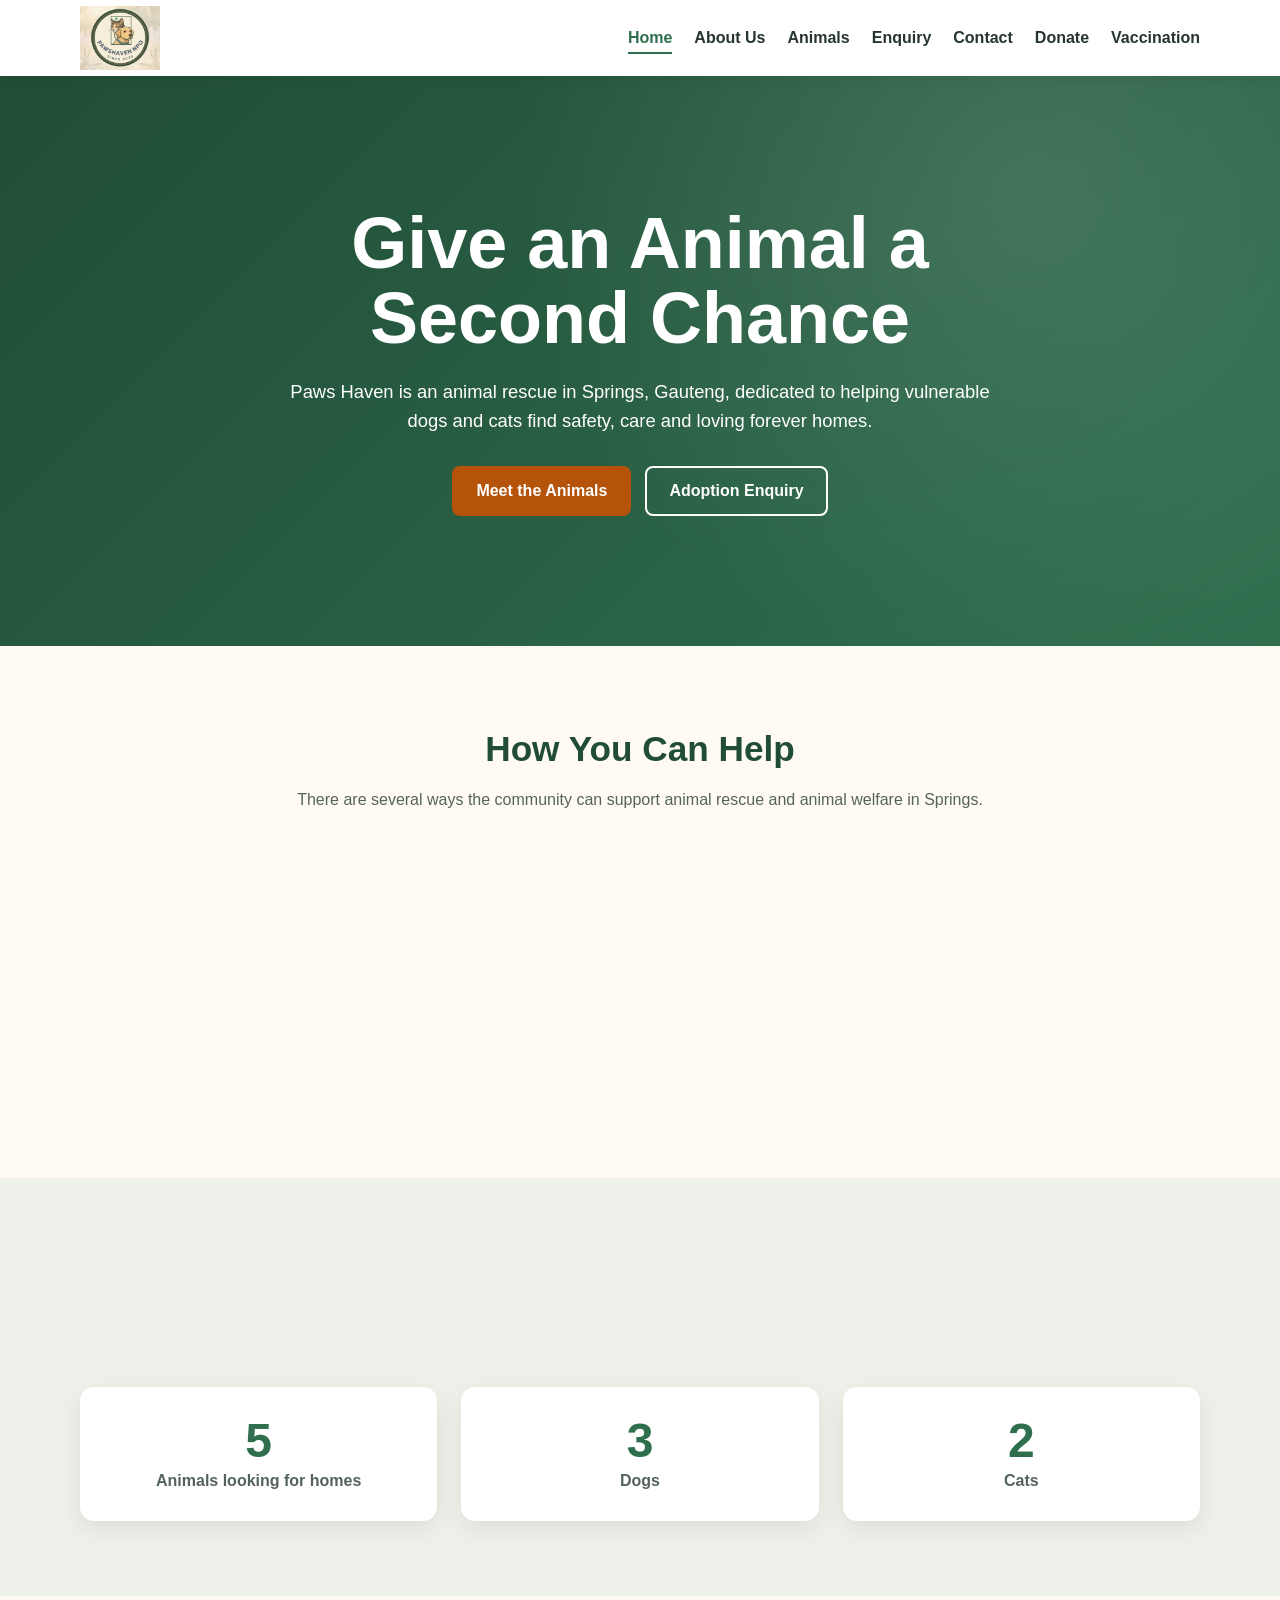
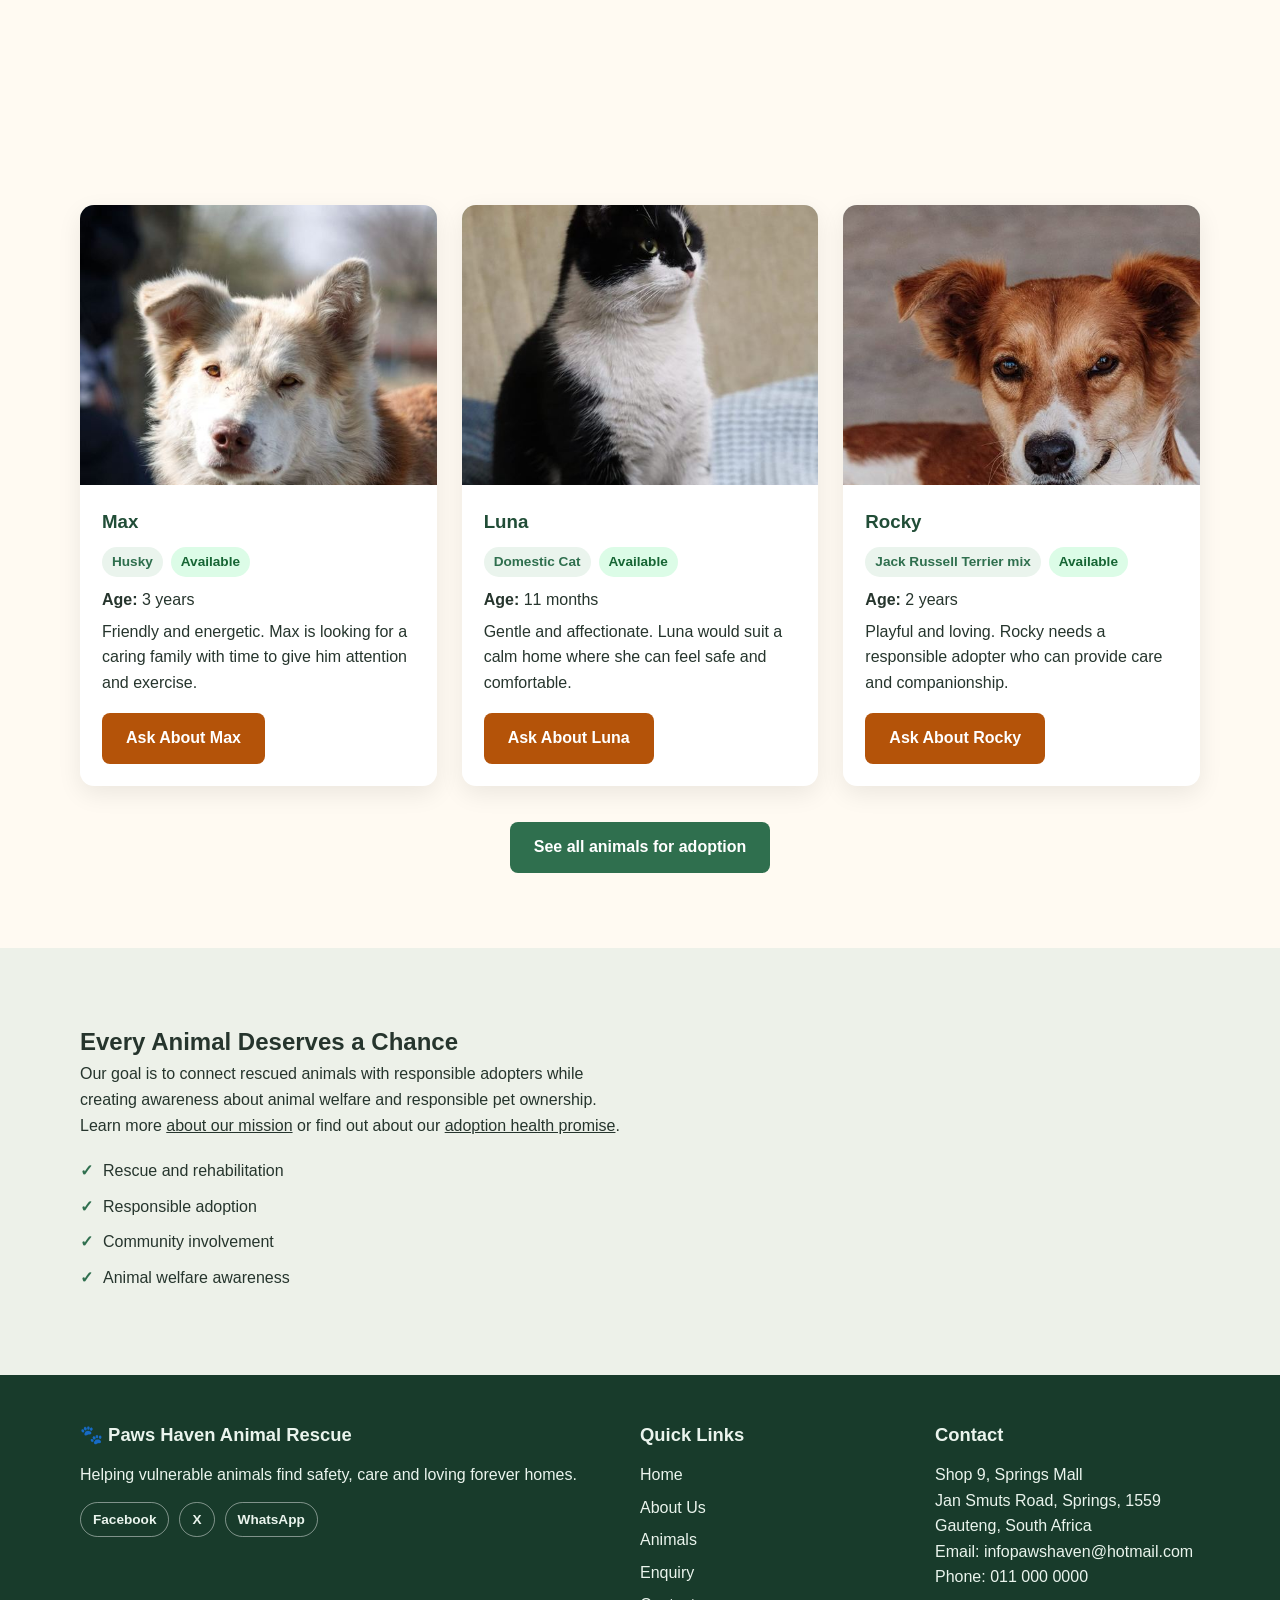
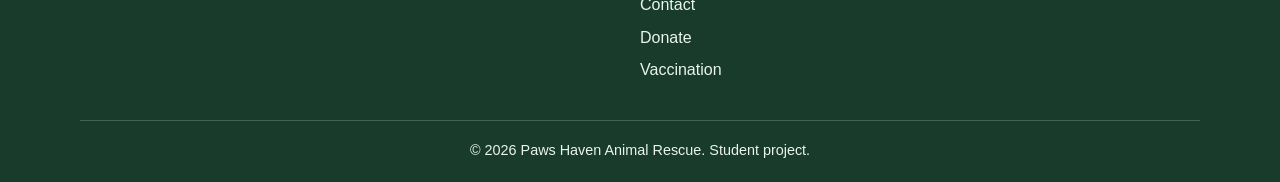
<file: index.html>
<!DOCTYPE html>
<html lang="en-ZA">
<head>
    <meta charset="UTF-8">
    <meta name="viewport" content="width=device-width, initial-scale=1.0">
    <meta http-equiv="Content-Security-Policy" content="default-src 'self'; script-src 'self'; style-src 'self'; img-src 'self' data: https://tile.openstreetmap.org https://*.tile.openstreetmap.org https://images.unsplash.com; connect-src 'self'; font-src 'self'; object-src 'none'; base-uri 'self'; form-action 'self' mailto:">
    <meta name="referrer" content="strict-origin-when-cross-origin">
    <title>Animal Rescue &amp; Pet Adoption in Springs | Paws Haven</title>
    <meta name="description" content="Paws Haven is an animal rescue in Springs, Gauteng. Adopt a rescue dog or cat, volunteer, donate or sponsor an animal and help give pets a forever home.">
    <link rel="canonical" href="https://pawshaven-st10507572.netlify.app/">
    <meta name="theme-color" content="#2f6f4e">
    <meta name="author" content="Mikail Marks (ST10507572)">

    <meta property="og:type" content="website">
    <meta property="og:site_name" content="Paws Haven Animal Rescue">
    <meta property="og:title" content="Animal Rescue &amp; Pet Adoption in Springs | Paws Haven">
    <meta property="og:description" content="Paws Haven is an animal rescue in Springs, Gauteng. Adopt a rescue dog or cat, volunteer, donate or sponsor an animal and help give pets a forever home.">
    <meta property="og:url" content="https://pawshaven-st10507572.netlify.app/">
    <meta property="og:image" content="https://pawshaven-st10507572.netlify.app/images/og-paws-haven.jpg">
    <meta property="og:image:alt" content="Paws Haven Animal Rescue logo">
    <meta property="og:locale" content="en_ZA">
    <meta name="twitter:card" content="summary_large_image">
    <meta name="twitter:title" content="Animal Rescue &amp; Pet Adoption in Springs | Paws Haven">
    <meta name="twitter:description" content="Paws Haven is an animal rescue in Springs, Gauteng. Adopt a rescue dog or cat, volunteer, donate or sponsor an animal and help give pets a forever home.">
    <meta name="twitter:image" content="https://pawshaven-st10507572.netlify.app/images/og-paws-haven.jpg">

    <link rel="icon" type="image/png" sizes="32x32" href="images/favicon-32.png">
    <link rel="apple-touch-icon" href="images/apple-touch-icon.png">
    <link rel="stylesheet" href="css/style.css">
    <script type="application/ld+json">
{
  "@context": "https://schema.org",
  "@type": "AnimalShelter",
  "name": "Paws Haven Animal Rescue",
  "url": "https://pawshaven-st10507572.netlify.app/",
  "logo": "https://pawshaven-st10507572.netlify.app/images/paws-haven-logo.jpg",
  "image": "https://pawshaven-st10507572.netlify.app/images/og-paws-haven.jpg",
  "description": "Non-profit animal rescue in Springs, Gauteng. Adopt a rescue dog or cat, volunteer, donate or sponsor an animal.",
  "email": "infopawshaven@hotmail.com",
  "telephone": "011 000 0000",
  "address": {
    "@type": "PostalAddress",
    "streetAddress": "Shop 9, Springs Mall, Jan Smuts Road",
    "addressLocality": "Springs",
    "addressRegion": "Gauteng",
    "postalCode": "1559",
    "addressCountry": "ZA"
  },
  "geo": {
    "@type": "GeoCoordinates",
    "latitude": -26.25,
    "longitude": 28.4333
  },
  "areaServed": "Springs, Gauteng, South Africa"
}
    </script>
</head>
<body data-page="home">

<a class="skip-link" href="#main">Skip to main content</a>

<header class="site-header">
    <div class="container navbar">
        <a class="logo" href="index.html" aria-label="Paws Haven Animal Rescue - home"><img src="images/paws-haven-logo.jpg" alt="Paws Haven Animal Rescue logo" width="480" height="386"></a>

        <button class="menu-toggle" type="button" aria-label="Open navigation menu" aria-expanded="false" aria-controls="main-nav">&#9776;</button>

        <nav aria-label="Main navigation">
            <ul class="nav-links" id="main-nav">
                <li><a href="index.html" class="active" aria-current="page">Home</a></li>
                <li><a href="about.html">About Us</a></li>
                <li><a href="animals.html">Animals</a></li>
                <li><a href="enquiry.html">Enquiry</a></li>
                <li><a href="contact.html">Contact</a></li>
                <li><a href="donate.html">Donate</a></li>
                <li><a href="vaccination.html">Vaccination</a></li>
            </ul>
        </nav>
    </div>
</header>

<main id="main">
    <section class="hero">
        <div class="container hero-content">
            <h1>Give an Animal a Second Chance</h1>
            <p>
                Paws Haven is an animal rescue in Springs, Gauteng, dedicated to helping vulnerable
                dogs and cats find safety, care and loving forever homes.
            </p>

            <div class="button-group">
                <a class="btn btn-primary" href="animals.html">Meet the Animals</a>
                <a class="btn btn-secondary" href="enquiry.html">Adoption Enquiry</a>
            </div>
        </div>
    </section>

    <section class="section" aria-labelledby="help-heading">
        <div class="container">
            <div class="section-heading">
                <h2 id="help-heading">How You Can Help</h2>
                <p>There are several ways the community can support animal rescue and animal welfare in Springs.</p>
            </div>

            <div class="cards">
                <article class="card">
                    <div class="card-content">
                        <div class="icon" aria-hidden="true">&#127968;</div>
                        <h3>Adopt a Rescue Pet</h3>
                        <p>Give a rescued dog or cat a safe and loving permanent home.</p>
                        <a class="card-link" href="enquiry.html?type=adoption#enquiry-form">Start an adoption enquiry &rarr;</a>
                    </div>
                </article>

                <article class="card">
                    <div class="card-content">
                        <div class="icon" aria-hidden="true">&#129309;</div>
                        <h3>Volunteer</h3>
                        <p>Support rescue activities and help care for animals in need.</p>
                        <a class="card-link" href="enquiry.html?type=volunteer#enquiry-form">Become a volunteer &rarr;</a>
                    </div>
                </article>

                <article class="card">
                    <div class="card-content">
                        <div class="icon" aria-hidden="true">&#10084;&#65039;</div>
                        <h3>Sponsor or Donate</h3>
                        <p>Support the organisation through donations and animal sponsorship.</p>
                        <a class="card-link" href="donate.html">See how to donate &rarr;</a>
                    </div>
                </article>
            </div>
        </div>
    </section>

    <section class="section section-alt" aria-labelledby="glance-heading">
        <div class="container">
            <div class="section-heading">
                <h2 id="glance-heading">Waiting for a Home Right Now</h2>
                <p>These numbers are counted live from our animal list.</p>
            </div>
            <div class="stats">
                <div class="stat"><span class="stat-number" data-stat="total">8</span><span class="stat-label">Animals looking for homes</span></div>
                <div class="stat"><span class="stat-number" data-stat="dogs">5</span><span class="stat-label">Dogs</span></div>
                <div class="stat"><span class="stat-number" data-stat="cats">3</span><span class="stat-label">Cats</span></div>
            </div>
        </div>
    </section>

    <section class="section" aria-labelledby="featured-heading">
        <div class="container">
            <div class="section-heading">
                <h2 id="featured-heading">Meet Some of Our Rescue Dogs and Cats</h2>
                <p>A few of the animals who are ready to meet their forever family.</p>
            </div>
            <div class="animal-grid" id="featured-animals"></div>
            <noscript><p class="center-action">Turn on JavaScript to see our featured animals, or visit the <a href="animals.html">animals page</a>.</p></noscript>
            <p class="center-action"><a class="btn btn-green" href="animals.html">See all animals for adoption</a></p>
        </div>
    </section>

    <section class="section section-alt">
        <div class="container info-grid">
            <div>
                <h2>Every Animal Deserves a Chance</h2>
                <p>
                    Our goal is to connect rescued animals with responsible adopters
                    while creating awareness about animal welfare and responsible pet ownership.
                    Learn more <a href="about.html">about our mission</a> or find out about our
                    <a href="vaccination.html">adoption health promise</a>.
                </p>

                <ul class="check-list">
                    <li>Rescue and rehabilitation</li>
                    <li>Responsible adoption</li>
                    <li>Community involvement</li>
                    <li>Animal welfare awareness</li>
                </ul>
            </div>

            <div class="info-box">
                <h2>Ready to Make a Difference?</h2>
                <p>
                    Explore the animals currently looking for homes or contact us
                    to find out how you can get involved.
                </p>
                <a class="btn btn-primary" href="contact.html">Contact Paws Haven</a>
            </div>
        </div>
    </section>
</main>

<footer class="site-footer">
    <div class="container footer-grid">
        <div>
            <h2>&#128062; Paws Haven Animal Rescue</h2>
            <p>Helping vulnerable animals find safety, care and loving forever homes.</p>
            <div class="share-links" data-share aria-label="Share this page"></div>
        </div>

        <div>
            <h2>Quick Links</h2>
            <ul class="footer-links">
                <li><a href="index.html">Home</a></li>
                <li><a href="about.html">About Us</a></li>
                <li><a href="animals.html">Animals</a></li>
                <li><a href="enquiry.html">Enquiry</a></li>
                <li><a href="contact.html">Contact</a></li>
                <li><a href="donate.html">Donate</a></li>
                <li><a href="vaccination.html">Vaccination</a></li>
            </ul>
        </div>

        <div>
            <h2>Contact</h2>
            <address>
                <p>Shop 9, Springs Mall<br>Jan Smuts Road, Springs, 1559<br>Gauteng, South Africa</p>
                <p>Email: <a href="mailto:infopawshaven@hotmail.com">infopawshaven@hotmail.com</a></p>
                <p>Phone: <a href="tel:0110000000">011 000 0000</a></p>
            </address>
        </div>
    </div>

    <div class="container copyright">
        <p>&copy; <span class="current-year">2026</span> Paws Haven Animal Rescue. Student project.</p>
    </div>
</footer>

<script src="js/data.js" defer></script>
<script src="js/script.js" defer></script>
<script src="js/animals.js" defer></script>
</body>
</html>
</file>
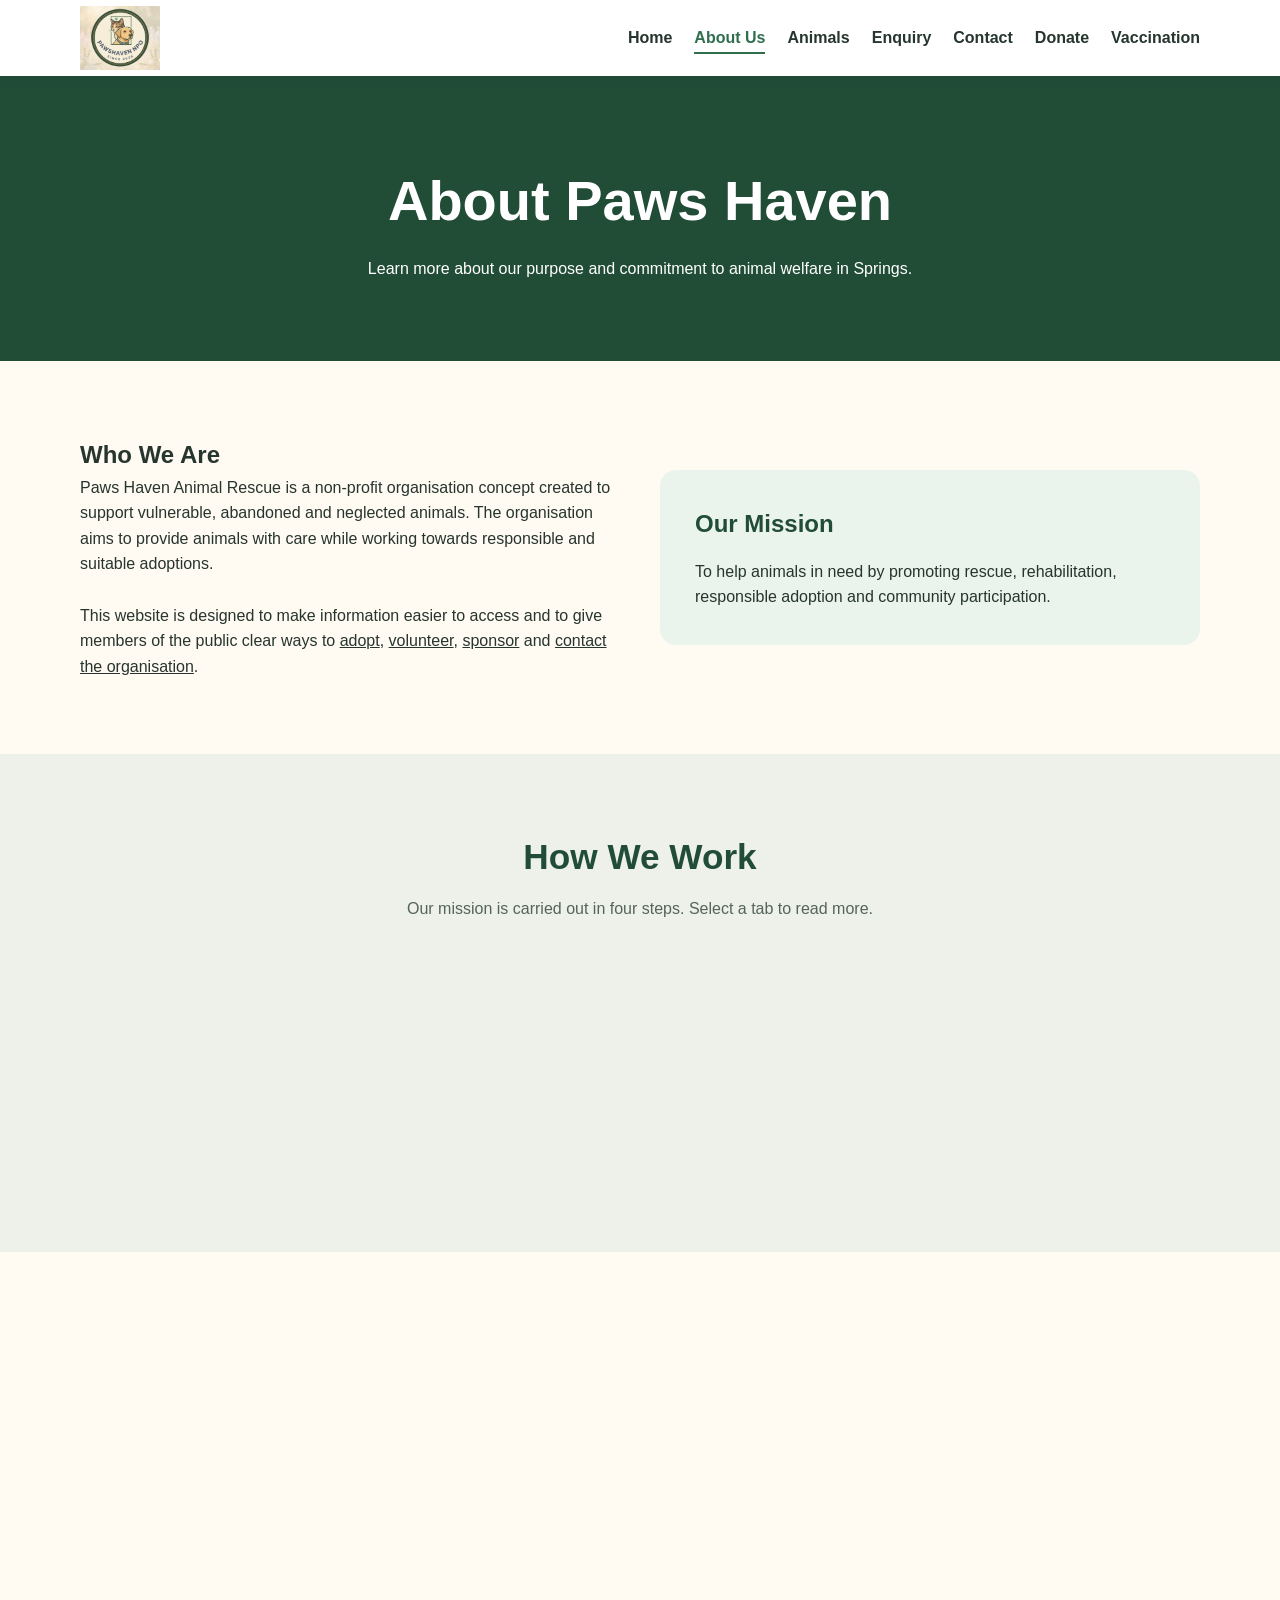
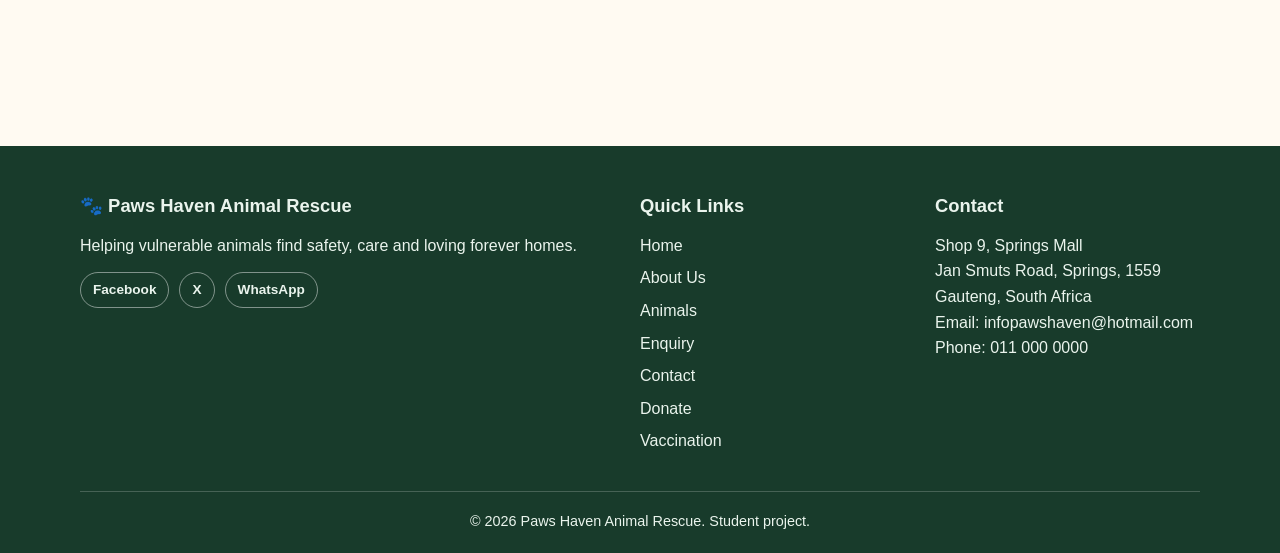
<file: about.html>
<!DOCTYPE html>
<html lang="en-ZA">
<head>
    <meta charset="UTF-8">
    <meta name="viewport" content="width=device-width, initial-scale=1.0">
    <meta http-equiv="Content-Security-Policy" content="default-src 'self'; script-src 'self'; style-src 'self'; img-src 'self' data: https://tile.openstreetmap.org https://*.tile.openstreetmap.org https://images.unsplash.com; connect-src 'self'; font-src 'self'; object-src 'none'; base-uri 'self'; form-action 'self' mailto:">
    <meta name="referrer" content="strict-origin-when-cross-origin">
    <title>About Paws Haven | Non-Profit Animal Rescue in Springs</title>
    <meta name="description" content="Learn about Paws Haven, a non-profit animal rescue in Springs, Gauteng: our mission, how we rescue, rehabilitate and rehome animals, and the values that guide us.">
    <link rel="canonical" href="https://pawshaven-st10507572.netlify.app/about.html">
    <meta name="theme-color" content="#2f6f4e">
    <meta name="author" content="Mikail Marks (ST10507572)">

    <meta property="og:type" content="website">
    <meta property="og:site_name" content="Paws Haven Animal Rescue">
    <meta property="og:title" content="About Paws Haven | Non-Profit Animal Rescue in Springs">
    <meta property="og:description" content="Learn about Paws Haven, a non-profit animal rescue in Springs, Gauteng: our mission, how we rescue, rehabilitate and rehome animals, and the values that guide us.">
    <meta property="og:url" content="https://pawshaven-st10507572.netlify.app/about.html">
    <meta property="og:image" content="https://pawshaven-st10507572.netlify.app/images/og-paws-haven.jpg">
    <meta property="og:image:alt" content="Paws Haven Animal Rescue logo">
    <meta property="og:locale" content="en_ZA">
    <meta name="twitter:card" content="summary_large_image">
    <meta name="twitter:title" content="About Paws Haven | Non-Profit Animal Rescue in Springs">
    <meta name="twitter:description" content="Learn about Paws Haven, a non-profit animal rescue in Springs, Gauteng: our mission, how we rescue, rehabilitate and rehome animals, and the values that guide us.">
    <meta name="twitter:image" content="https://pawshaven-st10507572.netlify.app/images/og-paws-haven.jpg">

    <link rel="icon" type="image/png" sizes="32x32" href="images/favicon-32.png">
    <link rel="apple-touch-icon" href="images/apple-touch-icon.png">
    <link rel="stylesheet" href="css/style.css">
</head>
<body data-page="about">

<a class="skip-link" href="#main">Skip to main content</a>

<header class="site-header">
    <div class="container navbar">
        <a class="logo" href="index.html" aria-label="Paws Haven Animal Rescue - home"><img src="images/paws-haven-logo.jpg" alt="Paws Haven Animal Rescue logo" width="480" height="386"></a>

        <button class="menu-toggle" type="button" aria-label="Open navigation menu" aria-expanded="false" aria-controls="main-nav">&#9776;</button>

        <nav aria-label="Main navigation">
            <ul class="nav-links" id="main-nav">
                <li><a href="index.html">Home</a></li>
                <li><a href="about.html" class="active" aria-current="page">About Us</a></li>
                <li><a href="animals.html">Animals</a></li>
                <li><a href="enquiry.html">Enquiry</a></li>
                <li><a href="contact.html">Contact</a></li>
                <li><a href="donate.html">Donate</a></li>
                <li><a href="vaccination.html">Vaccination</a></li>
            </ul>
        </nav>
    </div>
</header>

<main id="main">
    <section class="page-banner">
        <div class="container">
            <h1>About Paws Haven</h1>
            <p>Learn more about our purpose and commitment to animal welfare in Springs.</p>
        </div>
    </section>

    <section class="section">
        <div class="container info-grid">
            <div>
                <h2>Who We Are</h2>
                <p>
                    Paws Haven Animal Rescue is a non-profit organisation concept
                    created to support vulnerable, abandoned and neglected animals.
                    The organisation aims to provide animals with care while working
                    towards responsible and suitable adoptions.
                </p>
                <br>
                <p>
                    This website is designed to make information easier to access
                    and to give members of the public clear ways to
                    <a href="animals.html">adopt</a>, <a href="enquiry.html?type=volunteer#enquiry-form">volunteer</a>,
                    <a href="donate.html">sponsor</a> and <a href="contact.html">contact the organisation</a>.
                </p>
            </div>

            <div class="info-box">
                <h2>Our Mission</h2>
                <p>
                    To help animals in need by promoting rescue, rehabilitation,
                    responsible adoption and community participation.
                </p>
            </div>
        </div>
    </section>

    <section class="section section-alt" aria-labelledby="work-heading">
        <div class="container">
            <div class="section-heading">
                <h2 id="work-heading">How We Work</h2>
                <p>Our mission is carried out in four steps. Select a tab to read more.</p>
            </div>

            <div class="tabs">
                <div class="tab-list" role="tablist" aria-label="How Paws Haven works">
                    <button type="button" role="tab" id="tab-rescue" aria-controls="panel-rescue" aria-selected="true" class="active">Rescue</button>
                    <button type="button" role="tab" id="tab-rehab" aria-controls="panel-rehab" aria-selected="false" tabindex="-1">Rehabilitation</button>
                    <button type="button" role="tab" id="tab-adopt" aria-controls="panel-adopt" aria-selected="false" tabindex="-1">Adoption</button>
                    <button type="button" role="tab" id="tab-community" aria-controls="panel-community" aria-selected="false" tabindex="-1">Community</button>
                </div>

                <div class="tab-panel" role="tabpanel" id="panel-rescue" aria-labelledby="tab-rescue">
                    <h3>Rescuing vulnerable animals</h3>
                    <p>We support vulnerable, abandoned and neglected dogs and cats, giving them a safe place and the care they need. If you know of an animal in need in Springs, please <a href="contact.html?type=report#contact-form">tell us</a>.</p>
                </div>
                <div class="tab-panel" role="tabpanel" id="panel-rehab" aria-labelledby="tab-rehab" hidden>
                    <h3>Rehabilitation and care</h3>
                    <p>Every animal receives food, shelter and medical attention. Our <a href="vaccination.html">vaccination programme</a> helps protect animals before and after they find a home.</p>
                </div>
                <div class="tab-panel" role="tabpanel" id="panel-adopt" aria-labelledby="tab-adopt" hidden>
                    <h3>Responsible adoption</h3>
                    <p>We match animals with suitable, responsible adopters. Browse the <a href="animals.html">animals looking for homes</a> and send an <a href="enquiry.html?type=adoption#enquiry-form">adoption enquiry</a> to find out about availability and fees.</p>
                </div>
                <div class="tab-panel" role="tabpanel" id="panel-community" aria-labelledby="tab-community" hidden>
                    <h3>Community participation</h3>
                    <p>Working with the community creates better outcomes for animals. You can <a href="enquiry.html?type=volunteer#enquiry-form">volunteer your time</a> or <a href="donate.html">donate</a> to help us do more.</p>
                </div>
            </div>
        </div>
    </section>

    <section class="section" aria-labelledby="values-heading">
        <div class="container">
            <div class="section-heading">
                <h2 id="values-heading">Our Values</h2>
                <p>The principles that guide the organisation.</p>
            </div>

            <div class="cards">
                <article class="card">
                    <div class="card-content">
                        <div class="icon" aria-hidden="true">&#128054;</div>
                        <h3>Compassion</h3>
                        <p>Every animal should be treated with care, kindness and respect.</p>
                    </div>
                </article>

                <article class="card">
                    <div class="card-content">
                        <div class="icon" aria-hidden="true">&#128737;&#65039;</div>
                        <h3>Responsibility</h3>
                        <p>We encourage responsible ownership and informed adoption decisions.</p>
                    </div>
                </article>

                <article class="card">
                    <div class="card-content">
                        <div class="icon" aria-hidden="true">&#127793;</div>
                        <h3>Community</h3>
                        <p>Working with the community can create better outcomes for animals.</p>
                    </div>
                </article>
            </div>
        </div>
    </section>
</main>

<footer class="site-footer">
    <div class="container footer-grid">
        <div>
            <h2>&#128062; Paws Haven Animal Rescue</h2>
            <p>Helping vulnerable animals find safety, care and loving forever homes.</p>
            <div class="share-links" data-share aria-label="Share this page"></div>
        </div>

        <div>
            <h2>Quick Links</h2>
            <ul class="footer-links">
                <li><a href="index.html">Home</a></li>
                <li><a href="about.html">About Us</a></li>
                <li><a href="animals.html">Animals</a></li>
                <li><a href="enquiry.html">Enquiry</a></li>
                <li><a href="contact.html">Contact</a></li>
                <li><a href="donate.html">Donate</a></li>
                <li><a href="vaccination.html">Vaccination</a></li>
            </ul>
        </div>

        <div>
            <h2>Contact</h2>
            <address>
                <p>Shop 9, Springs Mall<br>Jan Smuts Road, Springs, 1559<br>Gauteng, South Africa</p>
                <p>Email: <a href="mailto:infopawshaven@hotmail.com">infopawshaven@hotmail.com</a></p>
                <p>Phone: <a href="tel:0110000000">011 000 0000</a></p>
            </address>
        </div>
    </div>

    <div class="container copyright">
        <p>&copy; <span class="current-year">2026</span> Paws Haven Animal Rescue. Student project.</p>
    </div>
</footer>

<script src="js/data.js" defer></script>
<script src="js/script.js" defer></script>
<script src="vendor/jquery/jquery.min.js" defer></script>
<script src="js/ui.js" defer></script>
</body>
</html>
</file>
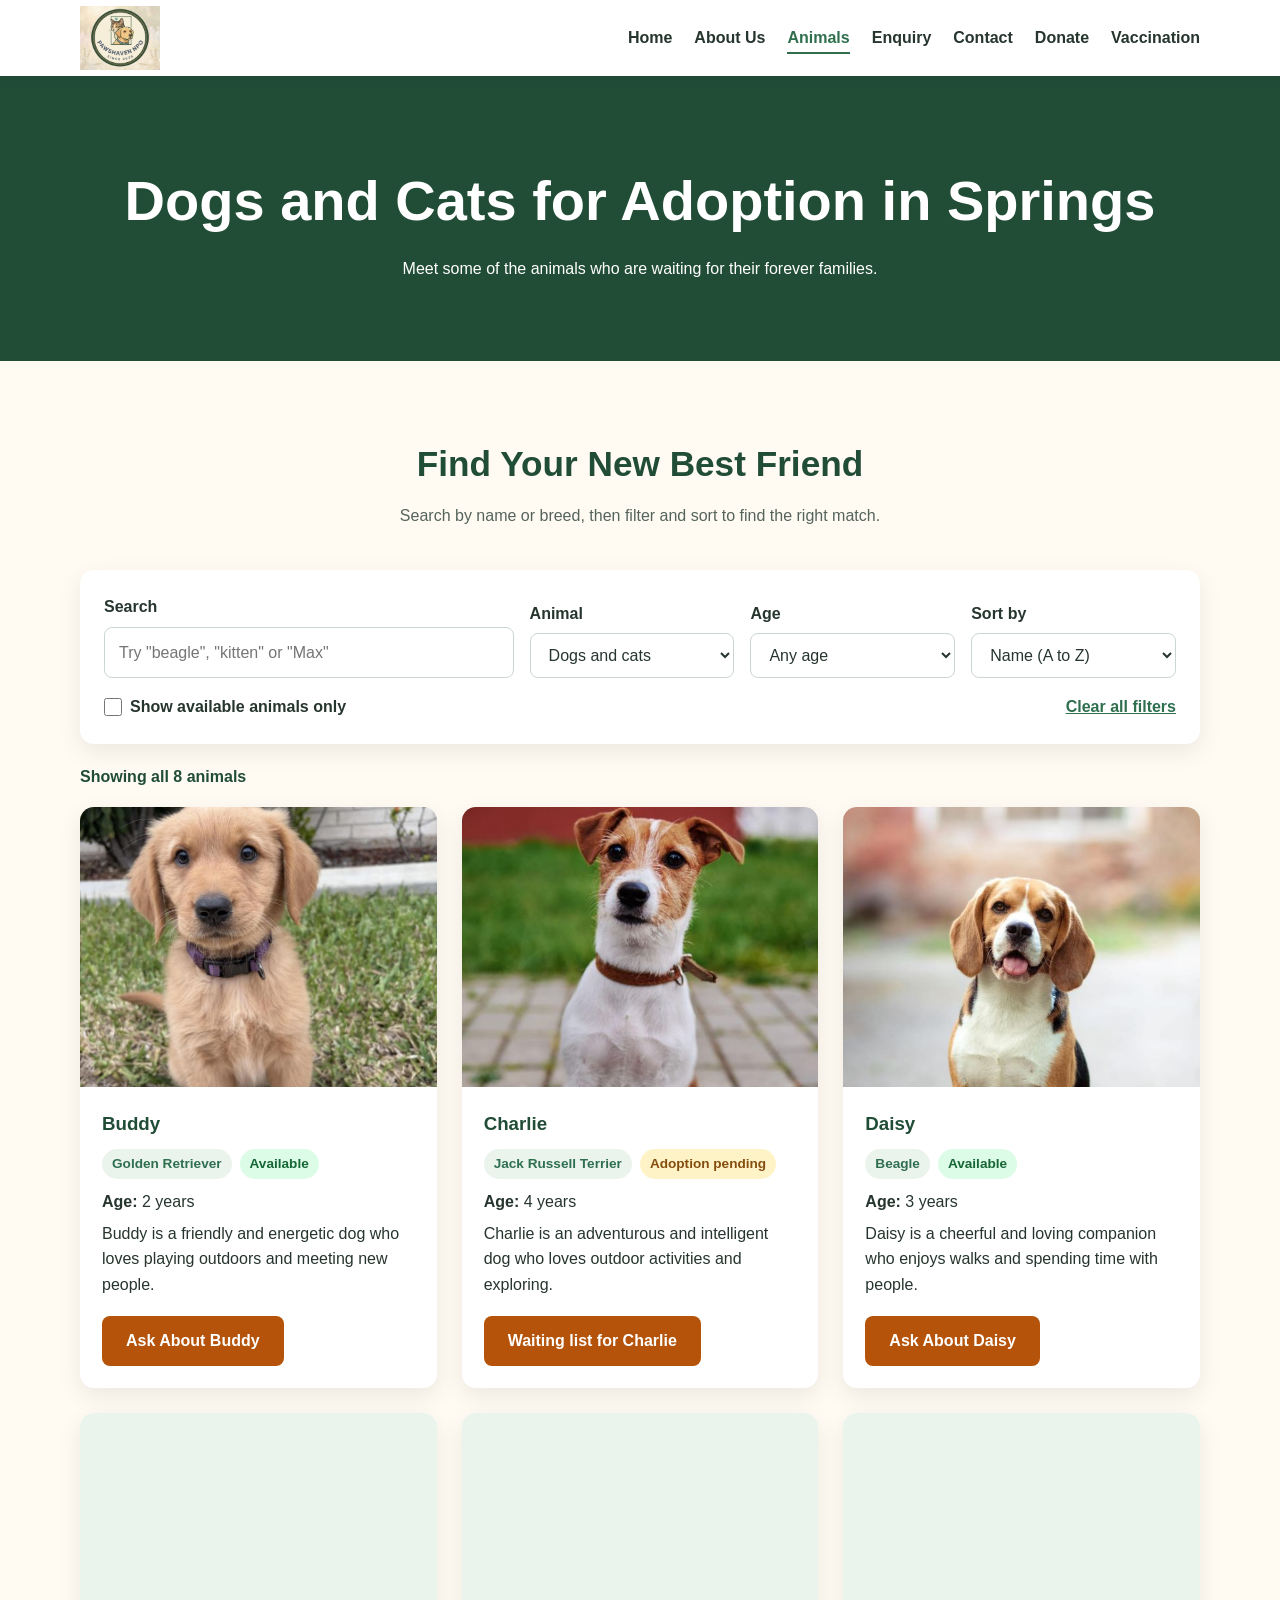
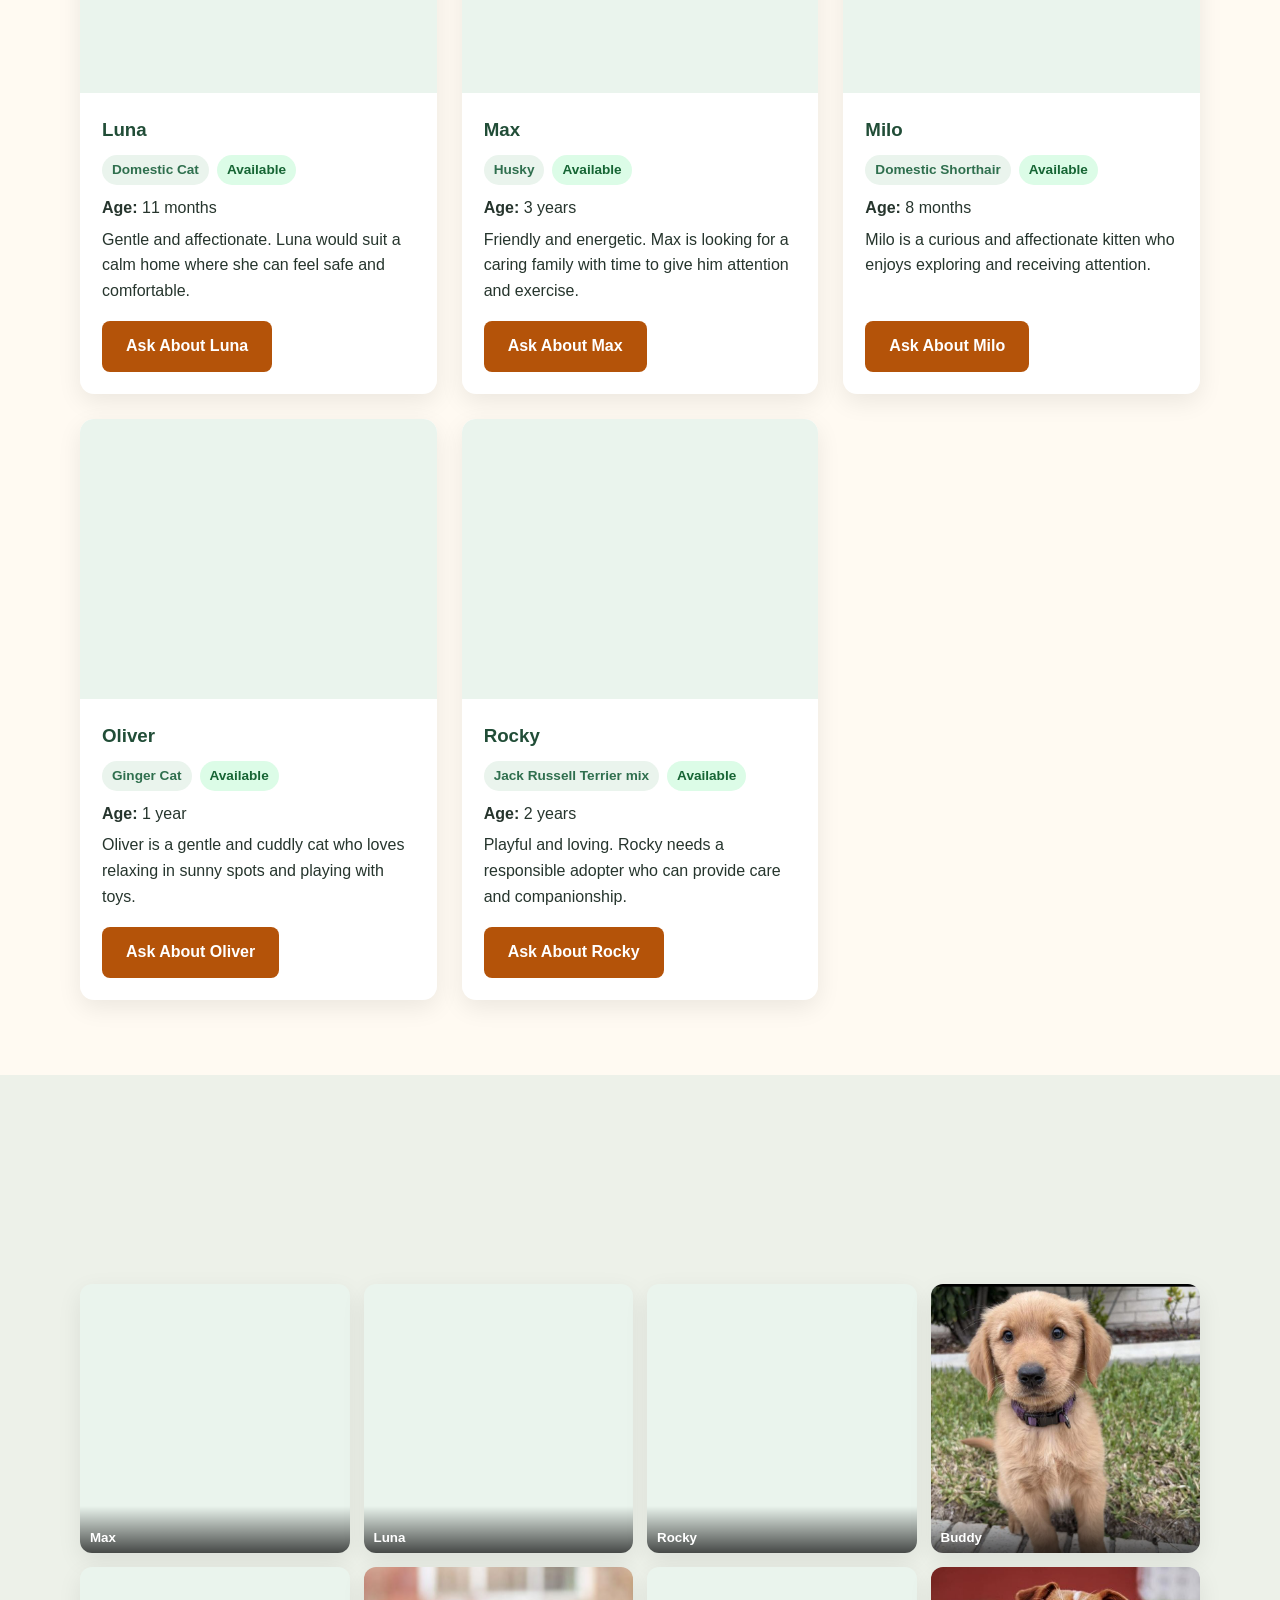
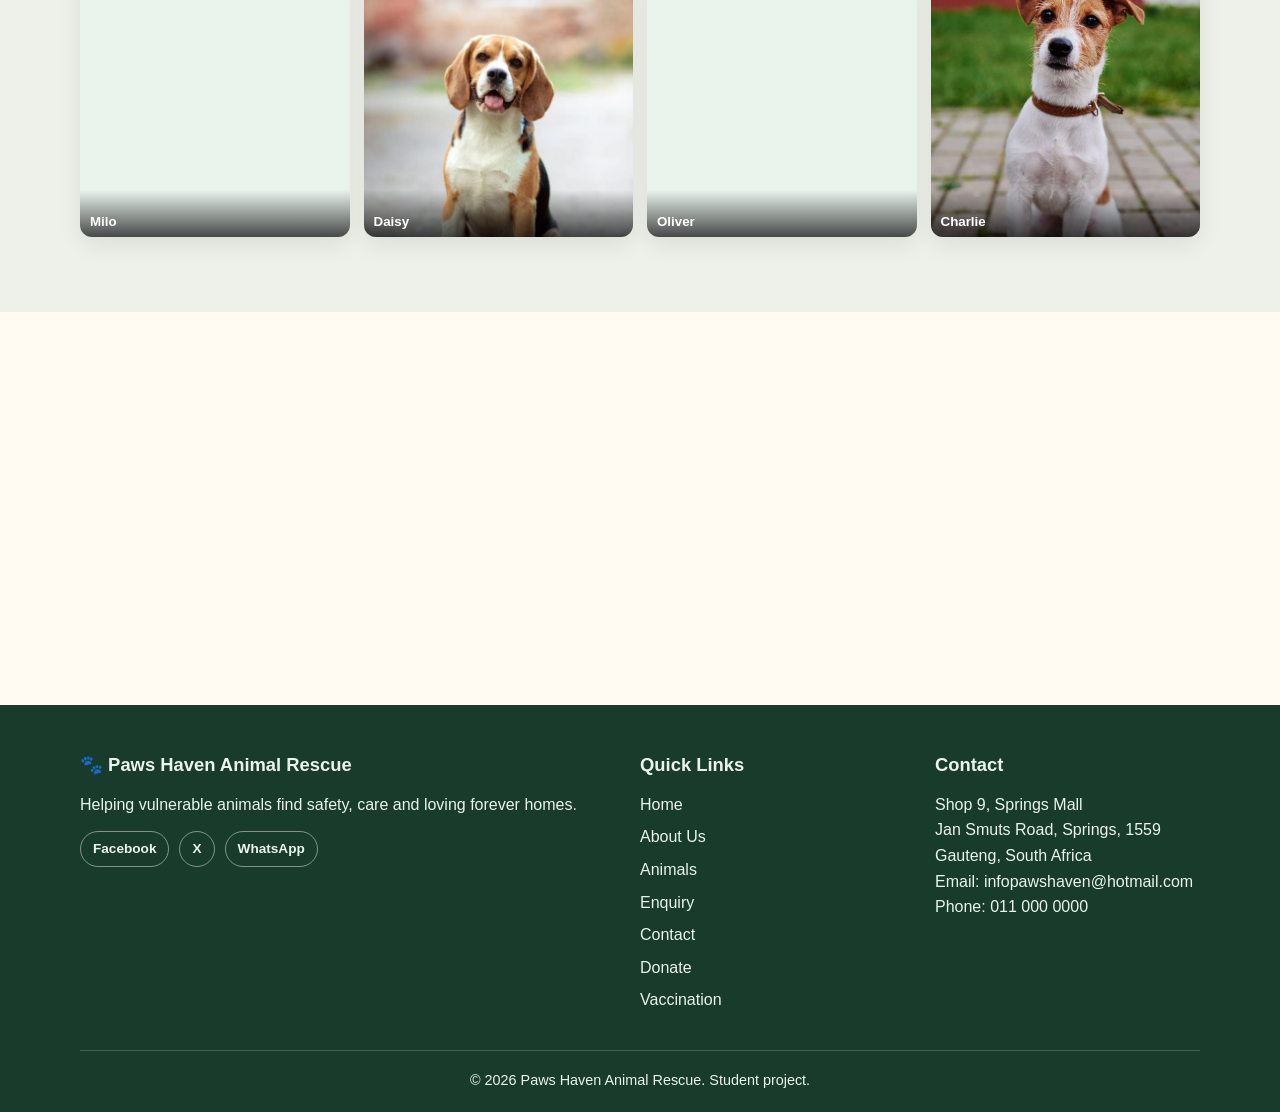
<file: animals.html>
<!DOCTYPE html>
<html lang="en-ZA">
<head>
    <meta charset="UTF-8">
    <meta name="viewport" content="width=device-width, initial-scale=1.0">
    <meta http-equiv="Content-Security-Policy" content="default-src 'self'; script-src 'self'; style-src 'self'; img-src 'self' data: https://tile.openstreetmap.org https://*.tile.openstreetmap.org https://images.unsplash.com; connect-src 'self'; font-src 'self'; object-src 'none'; base-uri 'self'; form-action 'self' mailto:">
    <meta name="referrer" content="strict-origin-when-cross-origin">
    <title>Dogs &amp; Cats for Adoption in Springs, Gauteng | Paws Haven</title>
    <meta name="description" content="Meet the rescue dogs and cats looking for loving forever homes at Paws Haven in Springs, Gauteng. Search by breed or age and start an adoption enquiry today.">
    <link rel="canonical" href="https://pawshaven-st10507572.netlify.app/animals.html">
    <meta name="theme-color" content="#2f6f4e">
    <meta name="author" content="Mikail Marks (ST10507572)">

    <meta property="og:type" content="website">
    <meta property="og:site_name" content="Paws Haven Animal Rescue">
    <meta property="og:title" content="Dogs &amp; Cats for Adoption in Springs, Gauteng | Paws Haven">
    <meta property="og:description" content="Meet the rescue dogs and cats looking for loving forever homes at Paws Haven in Springs, Gauteng. Search by breed or age and start an adoption enquiry today.">
    <meta property="og:url" content="https://pawshaven-st10507572.netlify.app/animals.html">
    <meta property="og:image" content="https://pawshaven-st10507572.netlify.app/images/og-paws-haven.jpg">
    <meta property="og:image:alt" content="Paws Haven Animal Rescue logo">
    <meta property="og:locale" content="en_ZA">
    <meta name="twitter:card" content="summary_large_image">
    <meta name="twitter:title" content="Dogs &amp; Cats for Adoption in Springs, Gauteng | Paws Haven">
    <meta name="twitter:description" content="Meet the rescue dogs and cats looking for loving forever homes at Paws Haven in Springs, Gauteng. Search by breed or age and start an adoption enquiry today.">
    <meta name="twitter:image" content="https://pawshaven-st10507572.netlify.app/images/og-paws-haven.jpg">

    <link rel="icon" type="image/png" sizes="32x32" href="images/favicon-32.png">
    <link rel="apple-touch-icon" href="images/apple-touch-icon.png">
    <link rel="stylesheet" href="css/style.css">
</head>
<body data-page="animals">

<a class="skip-link" href="#main">Skip to main content</a>

<header class="site-header">
    <div class="container navbar">
        <a class="logo" href="index.html" aria-label="Paws Haven Animal Rescue - home"><img src="images/paws-haven-logo.jpg" alt="Paws Haven Animal Rescue logo" width="480" height="386"></a>

        <button class="menu-toggle" type="button" aria-label="Open navigation menu" aria-expanded="false" aria-controls="main-nav">&#9776;</button>

        <nav aria-label="Main navigation">
            <ul class="nav-links" id="main-nav">
                <li><a href="index.html">Home</a></li>
                <li><a href="about.html">About Us</a></li>
                <li><a href="animals.html" class="active" aria-current="page">Animals</a></li>
                <li><a href="enquiry.html">Enquiry</a></li>
                <li><a href="contact.html">Contact</a></li>
                <li><a href="donate.html">Donate</a></li>
                <li><a href="vaccination.html">Vaccination</a></li>
            </ul>
        </nav>
    </div>
</header>

<main id="main">
    <section class="page-banner">
        <div class="container">
            <h1>Dogs and Cats for Adoption in Springs</h1>
            <p>Meet some of the animals who are waiting for their forever families.</p>
        </div>
    </section>

    <section class="section" aria-labelledby="animals-heading">
        <div class="container">

            <div class="section-heading">
                <h2 id="animals-heading">Find Your New Best Friend</h2>
                <p>Search by name or breed, then filter and sort to find the right match.</p>
            </div>

            <form class="animal-toolbar" id="animal-filters" role="search" aria-label="Search and filter animals">
                <div class="toolbar-grid">
                    <div class="search-field">
                        <label for="animal-search">Search</label>
                        <input type="search" id="animal-search" placeholder="Try &quot;beagle&quot;, &quot;kitten&quot; or &quot;Max&quot;" autocomplete="off" maxlength="60">
                    </div>
                    <div>
                        <label for="filter-species">Animal</label>
                        <select id="filter-species">
                            <option value="all">Dogs and cats</option>
                            <option value="Dog">Dogs</option>
                            <option value="Cat">Cats</option>
                        </select>
                    </div>
                    <div>
                        <label for="filter-age">Age</label>
                        <select id="filter-age">
                            <option value="all">Any age</option>
                            <option value="baby">Under 1 year</option>
                            <option value="young">1 to 2 years</option>
                            <option value="adult">3 years and older</option>
                        </select>
                    </div>
                    <div>
                        <label for="sort-animals">Sort by</label>
                        <select id="sort-animals">
                            <option value="name-asc">Name (A to Z)</option>
                            <option value="name-desc">Name (Z to A)</option>
                            <option value="age-asc">Youngest first</option>
                            <option value="age-desc">Oldest first</option>
                        </select>
                    </div>
                </div>
                <div class="toolbar-row">
                    <label class="check" for="filter-available"><input type="checkbox" id="filter-available"> Show available animals only</label>
                    <button type="button" class="link-button" data-reset-filters>Clear all filters</button>
                </div>
            </form>

            <p class="results-count" id="results-count" role="status" aria-live="polite"></p>

            <div class="animal-grid" id="animal-grid"></div>

            <div class="empty-state" id="no-results" hidden>
                <h3>No animals match your search</h3>
                <p>Try a different word or remove some filters.</p>
                <button type="button" class="btn btn-green" data-reset-filters>Show all animals</button>
            </div>

            <noscript>
                <p class="empty-state">The animal list needs JavaScript. Our animals are Max, Luna, Rocky, Buddy, Milo, Daisy, Oliver and Charlie -
                    please <a href="contact.html">contact us</a> to ask about them.</p>
            </noscript>
        </div>
    </section>

    <section class="section section-alt" aria-labelledby="gallery-heading">
        <div class="container">
            <div class="section-heading">
                <h2 id="gallery-heading">Photo Gallery</h2>
                <p>Select a photo to view it larger. Use the arrow keys or swipe to move between photos.</p>
            </div>
            <ul class="gallery" id="gallery"></ul>
        </div>
    </section>

    <section class="section" aria-labelledby="process-heading">
        <div class="container">
            <div class="info-box">
                <h2 id="process-heading">Adoption Process</h2>
                <p>
                    Potential adopters should submit an enquiry and
                    provide the required information. The organisation
                    can then assess whether the animal and adopter are
                    a suitable match. Every adopted animal also receives an eligible first vaccination
                    free through our <a href="vaccination.html">vaccination programme</a>.
                </p>

                <a class="btn btn-primary" href="enquiry.html?type=adoption#enquiry-form">Start an Enquiry</a>
            </div>
        </div>
    </section>
</main>

<footer class="site-footer">
    <div class="container footer-grid">
        <div>
            <h2>&#128062; Paws Haven Animal Rescue</h2>
            <p>Helping vulnerable animals find safety, care and loving forever homes.</p>
            <div class="share-links" data-share aria-label="Share this page"></div>
        </div>

        <div>
            <h2>Quick Links</h2>
            <ul class="footer-links">
                <li><a href="index.html">Home</a></li>
                <li><a href="about.html">About Us</a></li>
                <li><a href="animals.html">Animals</a></li>
                <li><a href="enquiry.html">Enquiry</a></li>
                <li><a href="contact.html">Contact</a></li>
                <li><a href="donate.html">Donate</a></li>
                <li><a href="vaccination.html">Vaccination</a></li>
            </ul>
        </div>

        <div>
            <h2>Contact</h2>
            <address>
                <p>Shop 9, Springs Mall<br>Jan Smuts Road, Springs, 1559<br>Gauteng, South Africa</p>
                <p>Email: <a href="mailto:infopawshaven@hotmail.com">infopawshaven@hotmail.com</a></p>
                <p>Phone: <a href="tel:0110000000">011 000 0000</a></p>
            </address>
        </div>
    </div>

    <div class="container copyright">
        <p>&copy; <span class="current-year">2026</span> Paws Haven Animal Rescue. Student project.</p>
    </div>
</footer>

<script src="js/data.js" defer></script>
<script src="js/script.js" defer></script>
<script src="vendor/jquery/jquery.min.js" defer></script>
<script src="js/ui.js" defer></script>
<script src="js/animals.js" defer></script>
</body>
</html>
</file>
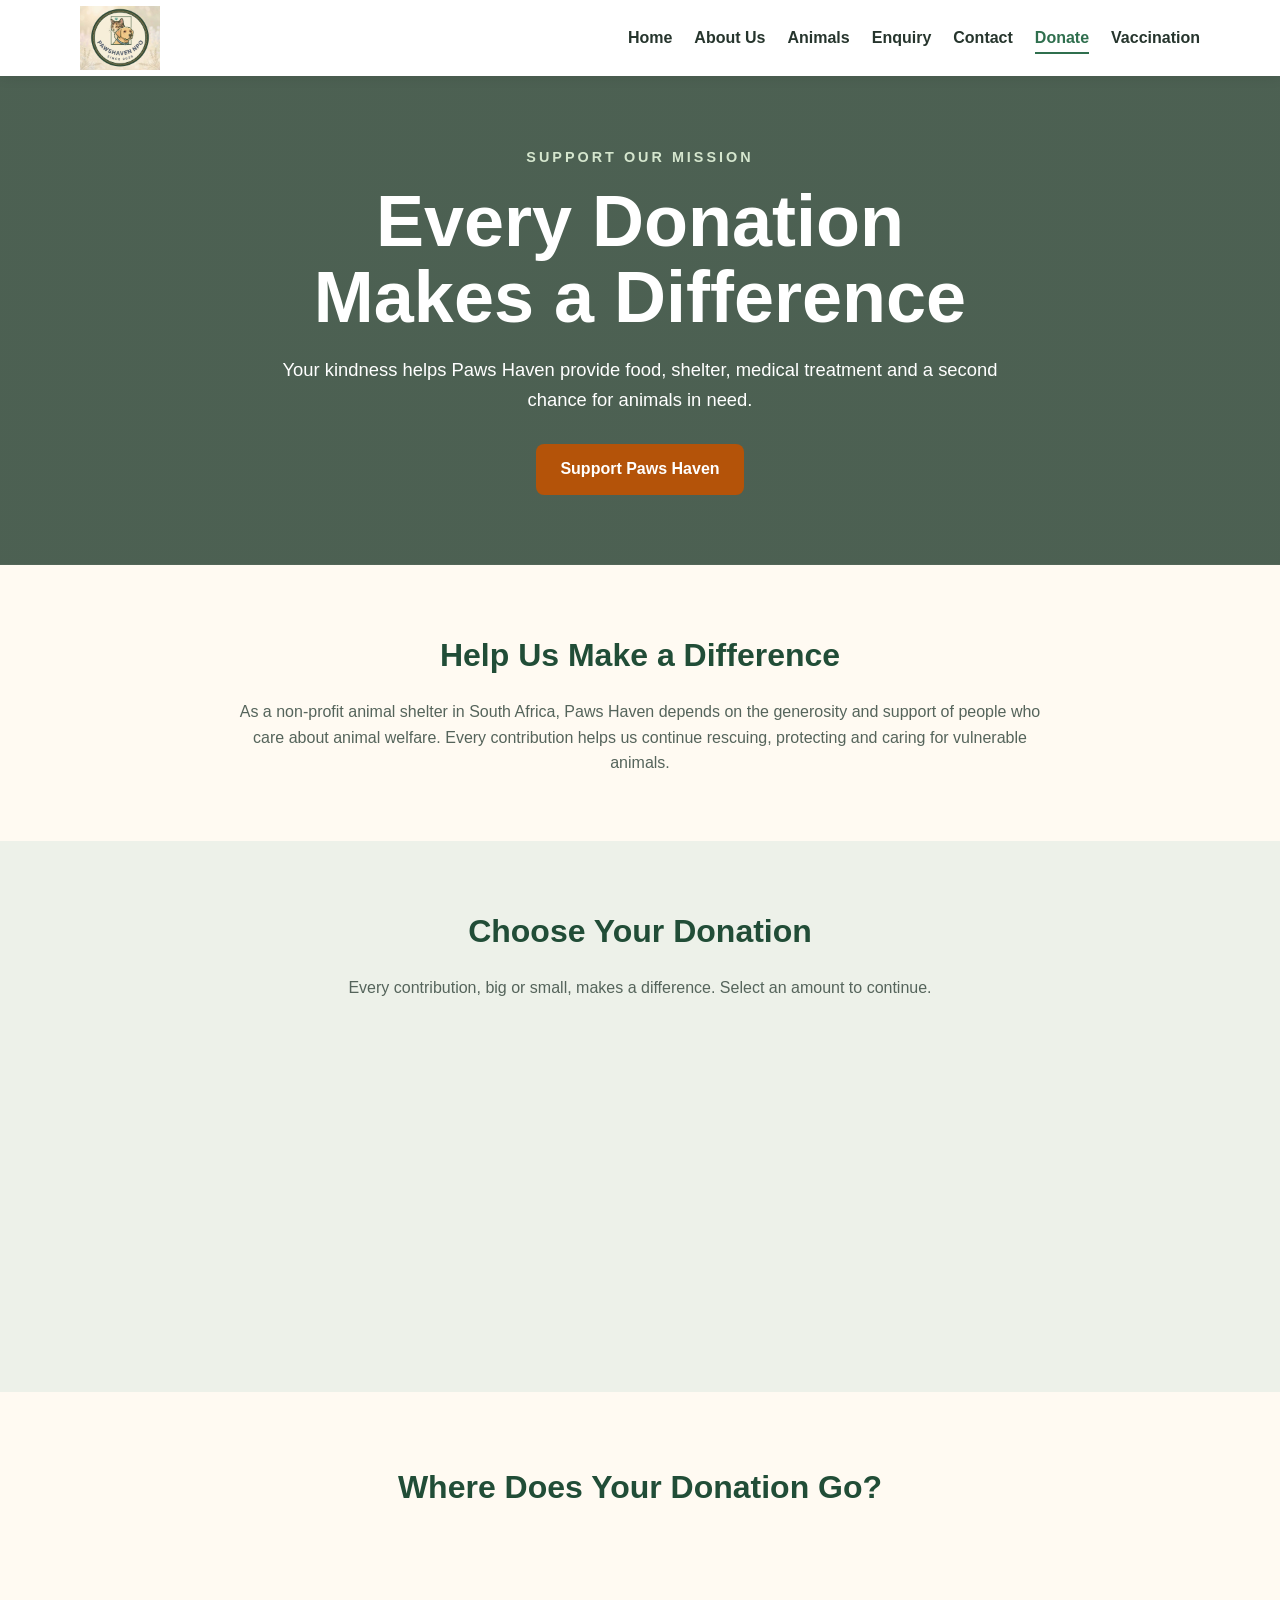
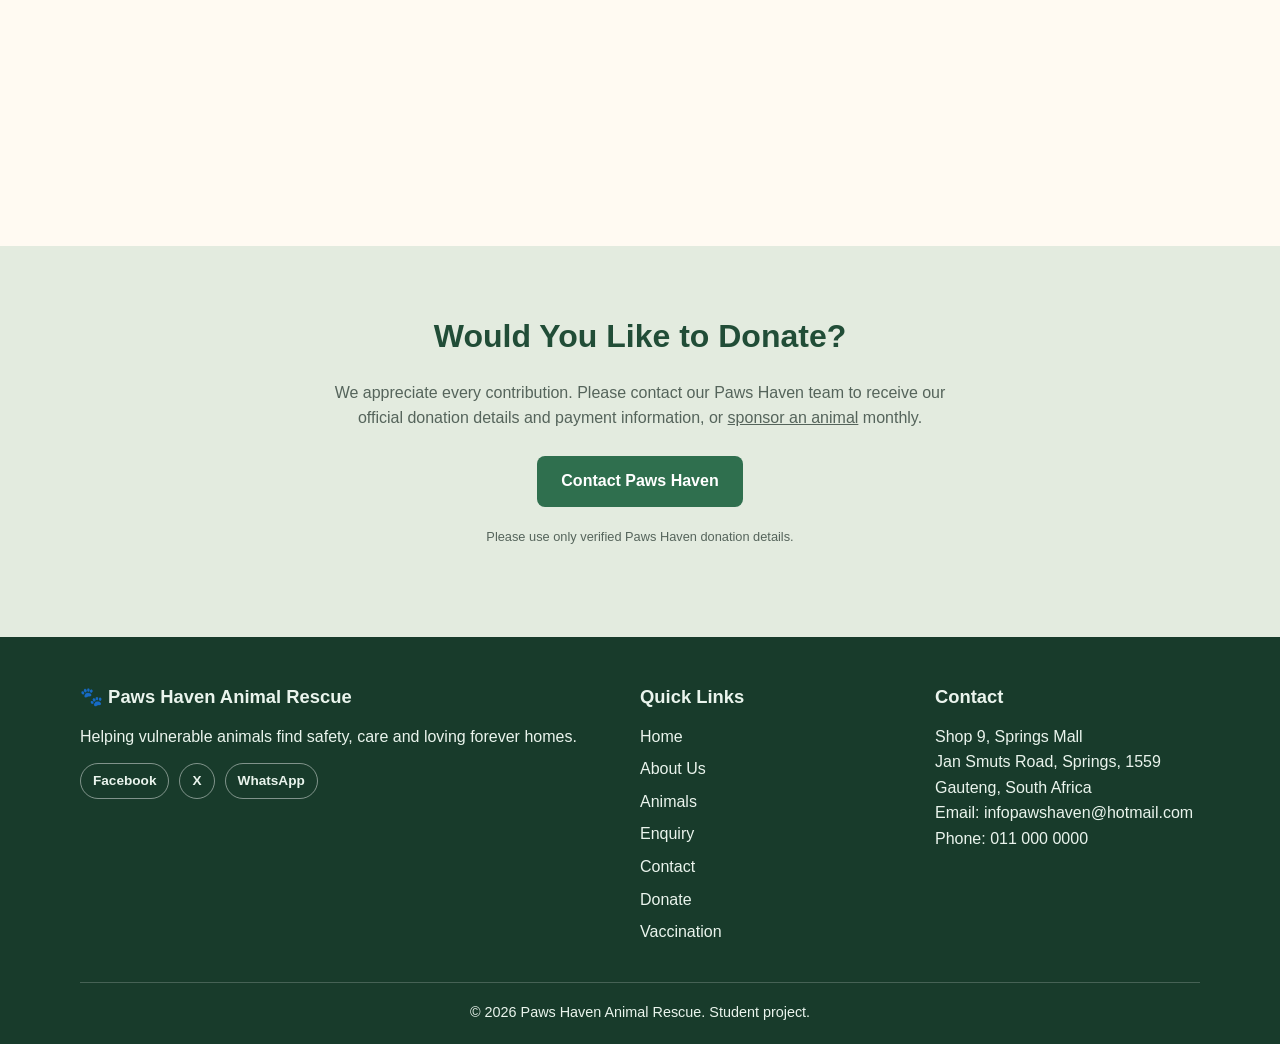
<file: donate.html>
<!DOCTYPE html>
<html lang="en-ZA">
<head>
    <meta charset="UTF-8">
    <meta name="viewport" content="width=device-width, initial-scale=1.0">
    <meta http-equiv="Content-Security-Policy" content="default-src 'self'; script-src 'self'; style-src 'self'; img-src 'self' data: https://tile.openstreetmap.org https://*.tile.openstreetmap.org https://images.unsplash.com; connect-src 'self'; font-src 'self'; object-src 'none'; base-uri 'self'; form-action 'self' mailto:">
    <meta name="referrer" content="strict-origin-when-cross-origin">
    <title>Donate to an Animal Shelter in South Africa | Paws Haven</title>
    <meta name="description" content="Donate to Paws Haven, a non-profit animal rescue in Springs, Gauteng. Give R50 to R500 for food, vet care and shelter, or sponsor an animal every month.">
    <link rel="canonical" href="https://pawshaven-st10507572.netlify.app/donate.html">
    <meta name="theme-color" content="#2f6f4e">
    <meta name="author" content="Mikail Marks (ST10507572)">

    <meta property="og:type" content="website">
    <meta property="og:site_name" content="Paws Haven Animal Rescue">
    <meta property="og:title" content="Donate to an Animal Shelter in South Africa | Paws Haven">
    <meta property="og:description" content="Donate to Paws Haven, a non-profit animal rescue in Springs, Gauteng. Give R50 to R500 for food, vet care and shelter, or sponsor an animal every month.">
    <meta property="og:url" content="https://pawshaven-st10507572.netlify.app/donate.html">
    <meta property="og:image" content="https://pawshaven-st10507572.netlify.app/images/og-paws-haven.jpg">
    <meta property="og:image:alt" content="Paws Haven Animal Rescue logo">
    <meta property="og:locale" content="en_ZA">
    <meta name="twitter:card" content="summary_large_image">
    <meta name="twitter:title" content="Donate to an Animal Shelter in South Africa | Paws Haven">
    <meta name="twitter:description" content="Donate to Paws Haven, a non-profit animal rescue in Springs, Gauteng. Give R50 to R500 for food, vet care and shelter, or sponsor an animal every month.">
    <meta name="twitter:image" content="https://pawshaven-st10507572.netlify.app/images/og-paws-haven.jpg">

    <link rel="icon" type="image/png" sizes="32x32" href="images/favicon-32.png">
    <link rel="apple-touch-icon" href="images/apple-touch-icon.png">
    <link rel="stylesheet" href="css/style.css">
</head>
<body data-page="donate">

<a class="skip-link" href="#main">Skip to main content</a>

<header class="site-header">
    <div class="container navbar">
        <a class="logo" href="index.html" aria-label="Paws Haven Animal Rescue - home"><img src="images/paws-haven-logo.jpg" alt="Paws Haven Animal Rescue logo" width="480" height="386"></a>

        <button class="menu-toggle" type="button" aria-label="Open navigation menu" aria-expanded="false" aria-controls="main-nav">&#9776;</button>

        <nav aria-label="Main navigation">
            <ul class="nav-links" id="main-nav">
                <li><a href="index.html">Home</a></li>
                <li><a href="about.html">About Us</a></li>
                <li><a href="animals.html">Animals</a></li>
                <li><a href="enquiry.html">Enquiry</a></li>
                <li><a href="contact.html">Contact</a></li>
                <li><a href="donate.html" class="active" aria-current="page">Donate</a></li>
                <li><a href="vaccination.html">Vaccination</a></li>
            </ul>
        </nav>
    </div>
</header>

<main id="main">
    <section class="hero hero-donate">
        <div class="hero-content">
            <p class="subtitle">SUPPORT OUR MISSION</p>
            <h1>Every Donation Makes a Difference</h1>
            <p>
                Your kindness helps Paws Haven provide food, shelter,
                medical treatment and a second chance for animals
                in need.
            </p>
            <a href="#donations" class="btn btn-primary">Support Paws Haven</a>
        </div>
    </section>

    <section class="intro">
        <h2>Help Us Make a Difference</h2>
        <p>
            As a non-profit animal shelter in South Africa, Paws Haven depends on the
            generosity and support of people who care about animal
            welfare. Every contribution helps us continue rescuing,
            protecting and caring for vulnerable animals.
        </p>
    </section>

    <section class="donations" id="donations" aria-labelledby="donate-heading">
        <h2 id="donate-heading">Choose Your Donation</h2>
        <p class="section-text">Every contribution, big or small, makes a difference. Select an amount to continue.</p>

        <div class="donation-container">
            <div class="donation-card">
                <h3>R50</h3>
                <p>Help provide food and basic supplies for animals.</p>
                <a href="#donation-details" class="btn btn-green donate-btn" data-amount="50">Donate R50</a>
            </div>

            <div class="donation-card">
                <h3>R100</h3>
                <p>Support everyday animal care and essential supplies.</p>
                <a href="#donation-details" class="btn btn-green donate-btn" data-amount="100">Donate R100</a>
            </div>

            <div class="donation-card featured">
                <span class="popular">POPULAR</span>
                <h3>R250</h3>
                <p>Contribute towards veterinary care and medical needs.</p>
                <a href="#donation-details" class="btn btn-green donate-btn" data-amount="250">Donate R250</a>
            </div>

            <div class="donation-card">
                <h3>R500</h3>
                <p>Help support shelter, rehabilitation and animal welfare.</p>
                <a href="#donation-details" class="btn btn-green donate-btn" data-amount="500">Donate R500</a>
            </div>
        </div>
    </section>

    <section class="impact" aria-labelledby="impact-heading">
        <h2 id="impact-heading">Where Does Your Donation Go?</h2>

        <div class="impact-container">
            <div class="impact-item">
                <div class="impact-icon" aria-hidden="true">&#128062;</div>
                <h3>Food &amp; Nutrition</h3>
                <p>Providing nutritious food and clean water.</p>
            </div>

            <div class="impact-item">
                <div class="impact-icon" aria-hidden="true">&#127973;</div>
                <h3>Veterinary Care</h3>
                <p>Supporting medical treatment and <a href="vaccination.html">vaccinations</a>.</p>
            </div>

            <div class="impact-item">
                <div class="impact-icon" aria-hidden="true">&#127969;</div>
                <h3>Safe Shelter</h3>
                <p>Creating a safe and comfortable environment.</p>
            </div>

            <div class="impact-item">
                <div class="impact-icon" aria-hidden="true">&#10084;&#65039;</div>
                <h3>Rescue &amp; Recovery</h3>
                <p>Helping vulnerable animals recover and <a href="animals.html">find homes</a>.</p>
            </div>
        </div>
    </section>

    <section class="donation-details" id="donation-details" aria-labelledby="details-heading">
        <h2 id="details-heading">Would You Like to Donate?</h2>

        <p>
            We appreciate every contribution. Please contact our
            Paws Haven team to receive our official donation details
            and payment information, or
            <a href="enquiry.html?type=sponsor#enquiry-form">sponsor an animal</a> monthly.
        </p>

        <a href="contact.html?type=donation#contact-form" class="btn btn-green">Contact Paws Haven</a>

        <p class="small-text">Please use only verified Paws Haven donation details.</p>
    </section>
</main>

<footer class="site-footer">
    <div class="container footer-grid">
        <div>
            <h2>&#128062; Paws Haven Animal Rescue</h2>
            <p>Helping vulnerable animals find safety, care and loving forever homes.</p>
            <div class="share-links" data-share aria-label="Share this page"></div>
        </div>

        <div>
            <h2>Quick Links</h2>
            <ul class="footer-links">
                <li><a href="index.html">Home</a></li>
                <li><a href="about.html">About Us</a></li>
                <li><a href="animals.html">Animals</a></li>
                <li><a href="enquiry.html">Enquiry</a></li>
                <li><a href="contact.html">Contact</a></li>
                <li><a href="donate.html">Donate</a></li>
                <li><a href="vaccination.html">Vaccination</a></li>
            </ul>
        </div>

        <div>
            <h2>Contact</h2>
            <address>
                <p>Shop 9, Springs Mall<br>Jan Smuts Road, Springs, 1559<br>Gauteng, South Africa</p>
                <p>Email: <a href="mailto:infopawshaven@hotmail.com">infopawshaven@hotmail.com</a></p>
                <p>Phone: <a href="tel:0110000000">011 000 0000</a></p>
            </address>
        </div>
    </div>

    <div class="container copyright">
        <p>&copy; <span class="current-year">2026</span> Paws Haven Animal Rescue. Student project.</p>
    </div>
</footer>

<dialog class="modal" id="info-modal" aria-labelledby="modal-title">
    <div class="modal-card">
        <button class="modal-close" type="button" aria-label="Close dialog">&times;</button>
        <h2 id="modal-title"></h2>
        <div id="modal-body"></div>
        <div class="modal-actions" id="modal-actions"></div>
    </div>
</dialog>

<script src="js/data.js" defer></script>
<script src="js/script.js" defer></script>
<script src="vendor/jquery/jquery.min.js" defer></script>
<script src="js/ui.js" defer></script>
</body>
</html>
</file>
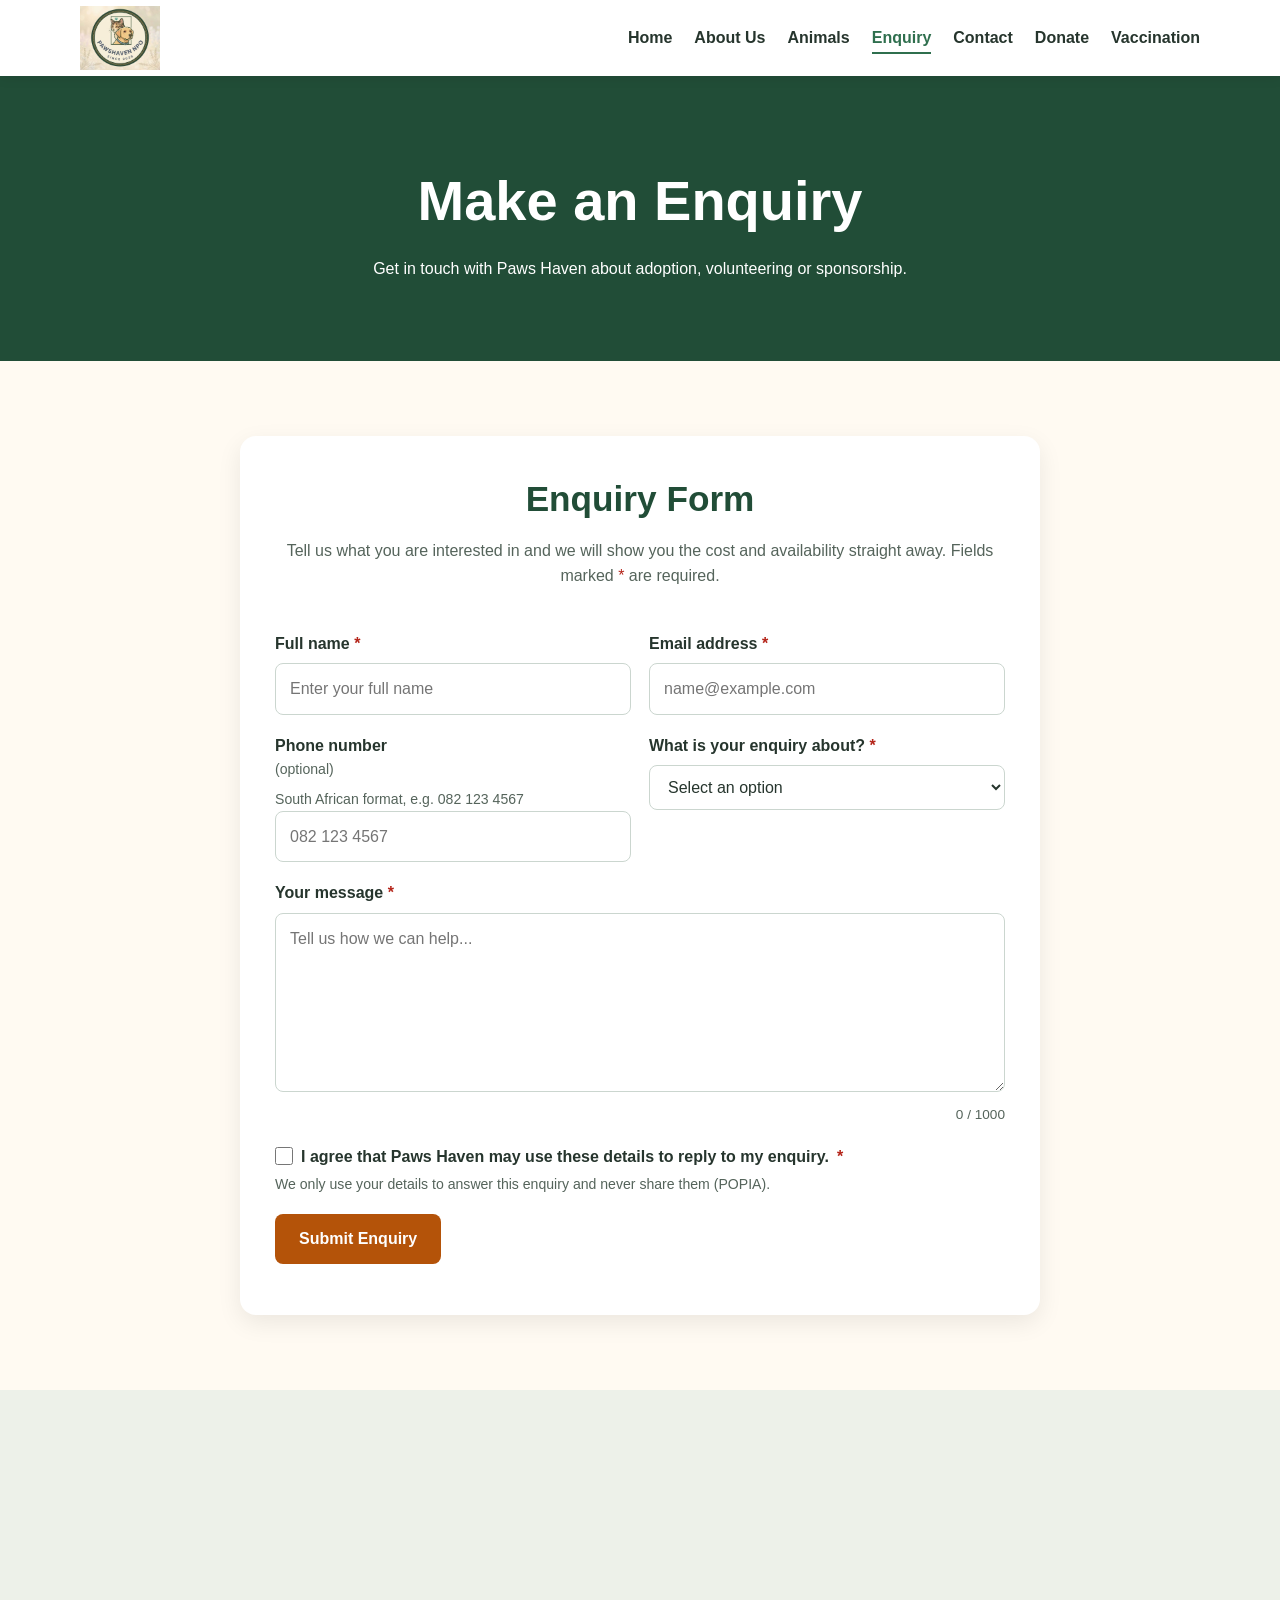
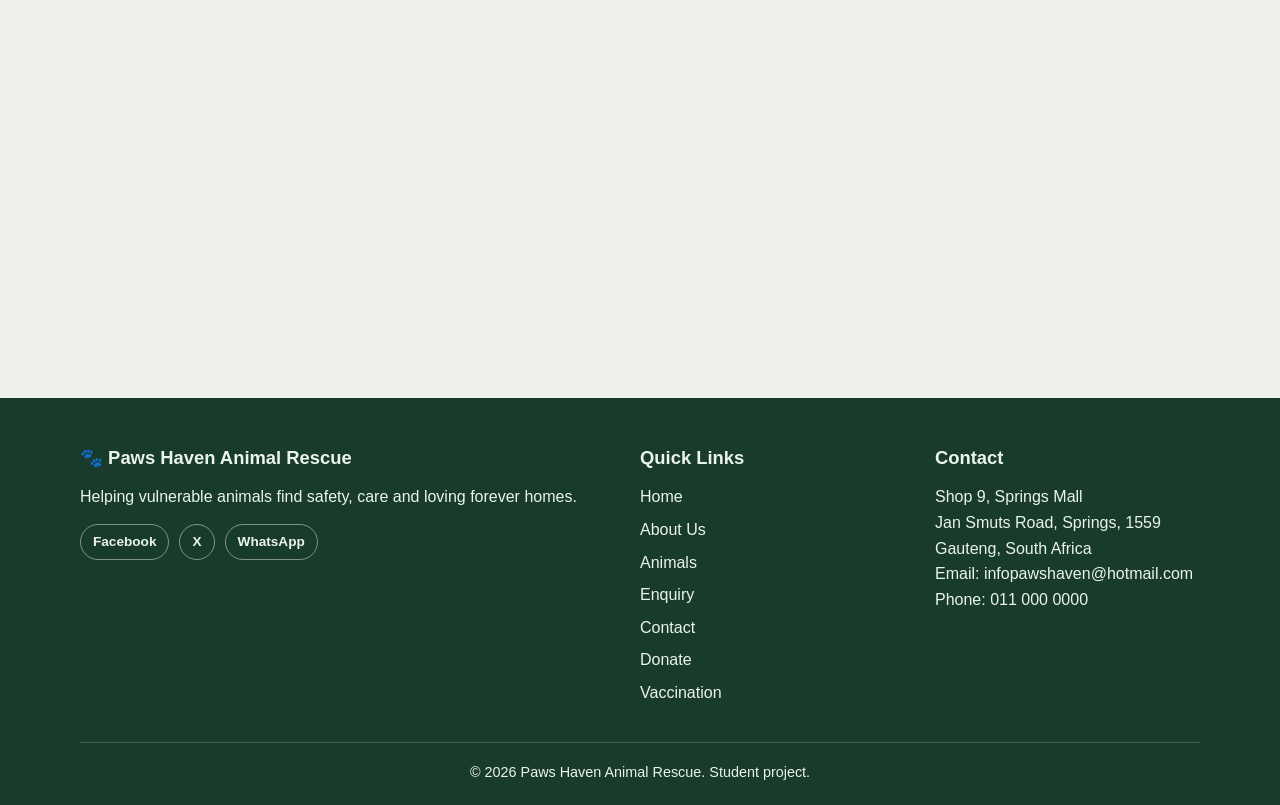
<file: enquiry.html>
<!DOCTYPE html>
<html lang="en-ZA">
<head>
    <meta charset="UTF-8">
    <meta name="viewport" content="width=device-width, initial-scale=1.0">
    <meta http-equiv="Content-Security-Policy" content="default-src 'self'; script-src 'self'; style-src 'self'; img-src 'self' data: https://tile.openstreetmap.org https://*.tile.openstreetmap.org https://images.unsplash.com; connect-src 'self'; font-src 'self'; object-src 'none'; base-uri 'self'; form-action 'self' mailto:">
    <meta name="referrer" content="strict-origin-when-cross-origin">
    <title>Adoption, Volunteer &amp; Sponsorship Enquiry | Paws Haven</title>
    <meta name="description" content="Ask Paws Haven about adopting a rescue pet, volunteering or sponsoring an animal in Springs, Gauteng. Get adoption fees, availability and next steps instantly.">
    <link rel="canonical" href="https://pawshaven-st10507572.netlify.app/enquiry.html">
    <meta name="theme-color" content="#2f6f4e">
    <meta name="author" content="Mikail Marks (ST10507572)">

    <meta property="og:type" content="website">
    <meta property="og:site_name" content="Paws Haven Animal Rescue">
    <meta property="og:title" content="Adoption, Volunteer &amp; Sponsorship Enquiry | Paws Haven">
    <meta property="og:description" content="Ask Paws Haven about adopting a rescue pet, volunteering or sponsoring an animal in Springs, Gauteng. Get adoption fees, availability and next steps instantly.">
    <meta property="og:url" content="https://pawshaven-st10507572.netlify.app/enquiry.html">
    <meta property="og:image" content="https://pawshaven-st10507572.netlify.app/images/og-paws-haven.jpg">
    <meta property="og:image:alt" content="Paws Haven Animal Rescue logo">
    <meta property="og:locale" content="en_ZA">
    <meta name="twitter:card" content="summary_large_image">
    <meta name="twitter:title" content="Adoption, Volunteer &amp; Sponsorship Enquiry | Paws Haven">
    <meta name="twitter:description" content="Ask Paws Haven about adopting a rescue pet, volunteering or sponsoring an animal in Springs, Gauteng. Get adoption fees, availability and next steps instantly.">
    <meta name="twitter:image" content="https://pawshaven-st10507572.netlify.app/images/og-paws-haven.jpg">

    <link rel="icon" type="image/png" sizes="32x32" href="images/favicon-32.png">
    <link rel="apple-touch-icon" href="images/apple-touch-icon.png">
    <link rel="stylesheet" href="css/style.css">
</head>
<body data-page="enquiry">

<a class="skip-link" href="#main">Skip to main content</a>

<header class="site-header">
    <div class="container navbar">
        <a class="logo" href="index.html" aria-label="Paws Haven Animal Rescue - home"><img src="images/paws-haven-logo.jpg" alt="Paws Haven Animal Rescue logo" width="480" height="386"></a>

        <button class="menu-toggle" type="button" aria-label="Open navigation menu" aria-expanded="false" aria-controls="main-nav">&#9776;</button>

        <nav aria-label="Main navigation">
            <ul class="nav-links" id="main-nav">
                <li><a href="index.html">Home</a></li>
                <li><a href="about.html">About Us</a></li>
                <li><a href="animals.html">Animals</a></li>
                <li><a href="enquiry.html" class="active" aria-current="page">Enquiry</a></li>
                <li><a href="contact.html">Contact</a></li>
                <li><a href="donate.html">Donate</a></li>
                <li><a href="vaccination.html">Vaccination</a></li>
            </ul>
        </nav>
    </div>
</header>

<main id="main">
    <section class="page-banner">
        <div class="container">
            <h1>Make an Enquiry</h1>
            <p>Get in touch with Paws Haven about adoption, volunteering or sponsorship.</p>
        </div>
    </section>

    <section class="section">
        <div class="container">
            <div class="form-container">
                <div class="section-heading">
                    <h2>Enquiry Form</h2>
                    <p>
                        Tell us what you are interested in and we will show you the cost and availability straight away.
                        Fields marked <span class="req">*</span> are required.
                    </p>
                </div>

                <form id="enquiry-form" name="enquiry" method="POST" action="/" data-netlify="true" data-netlify-honeypot="bot-field">
                    <input type="hidden" name="form-name" value="enquiry">
                    <p class="hp-field" aria-hidden="true"><label>Leave this empty <input type="text" name="bot-field" tabindex="-1" autocomplete="off"></label></p>

                    <div class="form-summary" role="alert" tabindex="-1" hidden></div>

                    <div class="form-grid">
        <div class="form-group">
            <label for="enq-name">Full name <span class="req" aria-hidden="true">*</span></label>
            <input type="text" id="enq-name" name="name" autocomplete="name" placeholder="Enter your full name" required minlength="2" maxlength="60" data-validate="name" data-label="your full name">
            <span class="field-error" id="enq-name-error" aria-live="polite"></span>
        </div>
        <div class="form-group">
            <label for="enq-email">Email address <span class="req" aria-hidden="true">*</span></label>
            <input type="email" id="enq-email" name="email" autocomplete="email" placeholder="name@example.com" required maxlength="254" data-validate="email" data-label="your email address">
            <span class="field-error" id="enq-email-error" aria-live="polite"></span>
        </div>
        <div class="form-group">
            <label for="enq-phone">Phone number <span class="hint">(optional)</span></label>
            <span class="hint" id="enq-phone-hint">South African format, e.g. 082 123 4567</span>
            <input type="tel" id="enq-phone" name="phone" autocomplete="tel" inputmode="tel" placeholder="082 123 4567" maxlength="20" pattern="[0-9+ ()\-]{9,20}" data-validate="phone" data-label="your phone number">
            <span class="field-error" id="enq-phone-error" aria-live="polite"></span>
        </div>
        <div class="form-group">
            <label for="enq-type">What is your enquiry about? <span class="req" aria-hidden="true">*</span></label>
            <select id="enq-type" name="type" required data-validate="select" data-label="an enquiry type"><option value="" selected disabled>Select an option</option><option value="adoption">Adopting an animal</option><option value="volunteer">Volunteering</option><option value="sponsor">Sponsoring an animal</option><option value="general">General enquiry</option></select>
            <span class="field-error" id="enq-type-error" aria-live="polite"></span>
        </div>
        <fieldset class="form-section" data-for="adoption" hidden disabled>
            <legend>Adoption details</legend>
            <div class="form-grid">
        <div class="form-group full">
            <label for="enq-animal">Animal of interest <span class="req" aria-hidden="true">*</span></label>
            <select id="enq-animal" name="animal" data-validate="select" data-label="an animal"><option value="" selected disabled>Select an animal</option></select>
            <span class="field-error" id="enq-animal-error" aria-live="polite"></span>
        </div>

        <div class="form-group">
            <label for="enq-home">Type of home <span class="req" aria-hidden="true">*</span></label>
            <select id="enq-home" name="home" data-validate="select" data-label="your type of home"><option value="" selected disabled>Select your home type</option><option value="house_garden">House with a garden</option><option value="house_no_garden">House without a garden</option><option value="flat">Flat / apartment</option><option value="smallholding">Farm or smallholding</option></select>
            <span class="field-error" id="enq-home-error" aria-live="polite"></span>
        </div>

        <div class="form-group">
            <label for="enq-household">People in your household <span class="req" aria-hidden="true">*</span></label>
            <input type="number" id="enq-household" name="household" min="1" max="12" step="1" inputmode="numeric" placeholder="e.g. 3" data-validate="number" data-label="the number of people in your household">
            <span class="field-error" id="enq-household-error" aria-live="polite"></span>
        </div>

                <fieldset class="form-group full" id="enq-pets" data-validate="group" data-error="Please tell us whether you have other pets.">
                    <legend>Do you have other pets? <span class="req" aria-hidden="true">*</span></legend>
                    <div class="choice-list">
                        <label class="check" for="enq-pets-yes"><input type="radio" id="enq-pets-yes" name="pets" value="yes"> Yes</label>
                        <label class="check" for="enq-pets-no"><input type="radio" id="enq-pets-no" name="pets" value="no"> No</label>
                    </div>
                    <span class="field-error" id="enq-pets-error" aria-live="polite"></span>
                </fieldset>
            </div>
        </fieldset>

        <fieldset class="form-section" data-for="volunteer" hidden disabled>
            <legend>Volunteer details</legend>
            <div class="form-grid">
                <fieldset class="form-group full" id="enq-areas" data-validate="group" data-error="Please choose at least one area you would like to help with.">
                    <legend>Where would you like to help? <span class="req" aria-hidden="true">*</span></legend>
                    <div class="choice-list" id="enq-areas-list"></div>
                    <span class="field-error" id="enq-areas-error" aria-live="polite"></span>
                </fieldset>
        <div class="form-group">
            <label for="enq-start">Preferred start date <span class="req" aria-hidden="true">*</span></label>
            <span class="hint" id="enq-start-hint">Within the next 12 months</span>
            <input type="date" id="enq-start" name="start_date" data-validate="date" data-label="a start date">
            <span class="field-error" id="enq-start-error" aria-live="polite"></span>
        </div>

        <div class="form-group">
            <label for="enq-availability">When are you available? <span class="req" aria-hidden="true">*</span></label>
            <select id="enq-availability" name="availability" data-validate="select" data-label="your availability"><option value="" selected disabled>Select your availability</option><option value="weekdays">Weekdays</option><option value="weekends">Weekends</option><option value="both">Weekdays and weekends</option></select>
            <span class="field-error" id="enq-availability-error" aria-live="polite"></span>
        </div>

            </div>
        </fieldset>

        <fieldset class="form-section" data-for="sponsor" hidden disabled>
            <legend>Sponsorship details</legend>
            <div class="form-grid">
        <div class="form-group">
            <label for="enq-tier">Sponsorship amount <span class="req" aria-hidden="true">*</span></label>
            <select id="enq-tier" name="tier" data-validate="select" data-label="a sponsorship amount"><option value="" selected disabled>Select an amount</option></select>
            <span class="field-error" id="enq-tier-error" aria-live="polite"></span>
        </div>

                <fieldset class="form-group" id="enq-frequency" data-validate="group" data-error="Please choose how often you would like to sponsor.">
                    <legend>How often? <span class="req" aria-hidden="true">*</span></legend>
                    <div class="choice-list">
                        <label class="check" for="enq-freq-monthly"><input type="radio" id="enq-freq-monthly" name="frequency" value="monthly" checked> Monthly</label>
                        <label class="check" for="enq-freq-once"><input type="radio" id="enq-freq-once" name="frequency" value="once-off"> Once-off</label>
                    </div>
                    <span class="field-error" id="enq-frequency-error" aria-live="polite"></span>
                </fieldset>
            </div>
        </fieldset>

        <div class="form-group full">
            <label for="enq-message">Your message <span class="req" aria-hidden="true">*</span></label>
            <textarea id="enq-message" name="message" rows="6" required minlength="10" maxlength="1000" placeholder="Tell us how we can help..." data-validate="message" data-label="Your message"></textarea>
            <span class="char-count" id="enq-message-count" data-counter-for="enq-message" aria-hidden="true"></span>
            <span class="field-error" id="enq-message-error" aria-live="polite"></span>
        </div>
        <div class="form-group full">
            <label class="check" for="enq-consent"><input type="checkbox" id="enq-consent" name="consent" value="yes" required data-validate="checkbox" data-error="Please tick the box so we may use your details to reply."> I agree that Paws Haven may use these details to reply to my enquiry. <span class="req" aria-hidden="true">*</span></label>
            <span class="field-error" id="enq-consent-error" aria-live="polite"></span>
            <p class="privacy-note">We only use your details to answer this enquiry and never share them (POPIA).</p>
        </div>
        <div class="form-actions">
            <button class="btn btn-primary" type="submit">Submit Enquiry</button>
        </div>
                    </div>

                    <p class="ajax-status" id="ajax-status" role="status" aria-live="polite"></p>
                </form>
            </div>

            <section class="answer-panel" id="enquiry-response" aria-live="polite" hidden></section>
        </div>
    </section>

    <section class="faq-section section-alt" aria-labelledby="faq-heading">
        <div class="container">
            <div class="section-heading">
                <h2 id="faq-heading">Frequently Asked Questions</h2>
                <p>Quick answers before you send your enquiry.</p>
            </div>

            <div class="accordion">
                <div class="accordion-item">
                    <h3><button class="accordion-trigger" type="button" id="faq-q1" aria-expanded="false" aria-controls="faq-a1">How much does it cost to adopt?</button></h3>
                    <div class="accordion-panel" id="faq-a1" role="region" aria-labelledby="faq-q1" hidden>
                        <p>Our adoption fee is R850 for a dog and R650 for a cat. Choose &ldquo;Adopting an animal&rdquo; in the form above to see the exact fee for the animal you are interested in.</p>
                    </div>
                </div>
                <div class="accordion-item">
                    <h3><button class="accordion-trigger" type="button" id="faq-q2" aria-expanded="false" aria-controls="faq-a2">Are adopted animals vaccinated?</button></h3>
                    <div class="accordion-panel" id="faq-a2" role="region" aria-labelledby="faq-q2" hidden>
                        <p>Yes. Every adopted animal receives an eligible first vaccination at no extra charge. Annual vaccinations afterwards are a subsidised R150. Read more on our <a href="vaccination.html">vaccination programme</a> page.</p>
                    </div>
                </div>
                <div class="accordion-item">
                    <h3><button class="accordion-trigger" type="button" id="faq-q3" aria-expanded="false" aria-controls="faq-a3">Can I volunteer, and does it cost anything?</button></h3>
                    <div class="accordion-panel" id="faq-a3" role="region" aria-labelledby="faq-q3" hidden>
                        <p>Volunteering is free. Choose &ldquo;Volunteering&rdquo; in the form to pick where you would like to help and to see the date of the next orientation session.</p>
                    </div>
                </div>
                <div class="accordion-item">
                    <h3><button class="accordion-trigger" type="button" id="faq-q4" aria-expanded="false" aria-controls="faq-a4">How does sponsorship work?</button></h3>
                    <div class="accordion-panel" id="faq-a4" role="region" aria-labelledby="faq-q4" hidden>
                        <p>You can sponsor from R50 to R500, monthly or once-off. We only share banking details directly with you, so please use only verified Paws Haven donation details. You can also see all the options on the <a href="donate.html">donate page</a>.</p>
                    </div>
                </div>
                <div class="accordion-item">
                    <h3><button class="accordion-trigger" type="button" id="faq-q5" aria-expanded="false" aria-controls="faq-a5">How long until I hear back?</button></h3>
                    <div class="accordion-panel" id="faq-a5" role="region" aria-labelledby="faq-q5" hidden>
                        <p>We aim to reply within 2 working days. For anything else, please use our <a href="contact.html">contact page</a>.</p>
                    </div>
                </div>
            </div>
        </div>
    </section>
</main>

<footer class="site-footer">
    <div class="container footer-grid">
        <div>
            <h2>&#128062; Paws Haven Animal Rescue</h2>
            <p>Helping vulnerable animals find safety, care and loving forever homes.</p>
            <div class="share-links" data-share aria-label="Share this page"></div>
        </div>

        <div>
            <h2>Quick Links</h2>
            <ul class="footer-links">
                <li><a href="index.html">Home</a></li>
                <li><a href="about.html">About Us</a></li>
                <li><a href="animals.html">Animals</a></li>
                <li><a href="enquiry.html">Enquiry</a></li>
                <li><a href="contact.html">Contact</a></li>
                <li><a href="donate.html">Donate</a></li>
                <li><a href="vaccination.html">Vaccination</a></li>
            </ul>
        </div>

        <div>
            <h2>Contact</h2>
            <address>
                <p>Shop 9, Springs Mall<br>Jan Smuts Road, Springs, 1559<br>Gauteng, South Africa</p>
                <p>Email: <a href="mailto:infopawshaven@hotmail.com">infopawshaven@hotmail.com</a></p>
                <p>Phone: <a href="tel:0110000000">011 000 0000</a></p>
            </address>
        </div>
    </div>

    <div class="container copyright">
        <p>&copy; <span class="current-year">2026</span> Paws Haven Animal Rescue. Student project.</p>
    </div>
</footer>

<script src="js/data.js" defer></script>
<script src="js/script.js" defer></script>
<script src="vendor/jquery/jquery.min.js" defer></script>
<script src="js/ui.js" defer></script>
<script src="js/forms.js" defer></script>
</body>
</html>
</file>
<file: css/style.css>
/* ==========================================================================
   Paws Haven Animal Rescue - main stylesheet (Part 3)
   --------------------------------------------------------------------------
   Contents
    1. Variables, reset and base
    2. Header and navigation
    3. Buttons
    4. Hero banners
    5. Sections, cards and statistics
    6. Animals: search toolbar, cards, gallery, lightbox
    7. Forms, validation messages and answer panels
    8. Contact page and map
    9. Tabs, accordion and modal dialog
   10. Donate and vaccination pages
   11. Footer, share links and back-to-top
   12. Animations
   13. Responsive design
   ========================================================================== */

/* ---------- 1. Variables, reset and base ---------- */
:root {
    --green: #2f6f4e;
    --dark-green: #214d37;
    --deep-green: #183b2b;
    --cream: #fffaf2;
    --light-green: #eaf4ed;
    --soft-green: #edf1e9;
    --orange: #b45309;          /* darker than Part 2 so white text passes WCAG AA contrast */
    --orange-dark: #92400e;
    --text: #26352d;
    --muted: #55645b;
    --border: #cbd6cf;
    --white: #ffffff;
    --error: #b42318;
    --error-bg: #fef3f2;
    --success: #1b6b3a;
    --shadow: 0 8px 25px rgba(0, 0, 0, 0.08);
    --radius: 14px;
}

* {
    box-sizing: border-box;
    margin: 0;
    padding: 0;
}

html {
    scroll-behavior: smooth;
}

body {
    font-family: Arial, Helvetica, sans-serif;
    line-height: 1.6;
    color: var(--text);
    background: var(--cream);
}

img {
    max-width: 100%;
    height: auto;
    display: block;
}

a {
    color: inherit;
}

[hidden] {
    display: none !important;
}

:focus-visible {
    outline: 3px solid #1d4ed8;
    outline-offset: 2px;
}

.container {
    width: min(1120px, 92%);
    margin: 0 auto;
}

.sr-only {
    position: absolute;
    width: 1px;
    height: 1px;
    overflow: hidden;
    clip: rect(0 0 0 0);
    white-space: nowrap;
}

.skip-link {
    position: absolute;
    left: 12px;
    top: -60px;
    background: var(--white);
    color: var(--dark-green);
    padding: 10px 16px;
    border-radius: 8px;
    font-weight: 700;
    z-index: 3000;
}

.skip-link:focus {
    top: 12px;
}

/* ---------- 2. Header and navigation ---------- */
.site-header {
    background: var(--white);
    position: sticky;
    top: 0;
    z-index: 1000;
    box-shadow: 0 2px 12px rgba(0, 0, 0, 0.08);
}

.navbar {
    min-height: 76px;
    display: flex;
    align-items: center;
    justify-content: space-between;
    gap: 25px;
}

.logo {
    display: inline-flex;
    align-items: center;
    flex: 0 0 auto;
    text-decoration: none;
}

.logo img {
    display: block;
    width: 174px;
    height: 64px;
    object-fit: contain;
    object-position: left center;
}

.nav-links {
    list-style: none;
    display: flex;
    align-items: center;
    gap: 22px;
}

.nav-links a {
    text-decoration: none;
    font-weight: 700;
    color: var(--text);
    padding: 6px 0;
    border-bottom: 2px solid transparent;
    transition: color 0.2s ease, border-color 0.2s ease;
}

.nav-links a:hover,
.nav-links a.active {
    color: var(--green);
    border-bottom-color: var(--green);
}

.menu-toggle {
    display: none;
    border: 0;
    background: transparent;
    font-size: 1.8rem;
    cursor: pointer;
    color: var(--text);
    padding: 4px 10px;
}

/* ---------- 3. Buttons ---------- */
.btn {
    display: inline-block;
    padding: 13px 22px;
    border-radius: 8px;
    text-decoration: none;
    font-weight: 800;
    font-size: 1rem;
    font-family: inherit;
    line-height: 1.3;
    border: 2px solid transparent;
    cursor: pointer;
    text-align: center;
    transition: background-color 0.2s ease, transform 0.2s ease, box-shadow 0.2s ease, color 0.2s ease;
}

.btn:hover {
    transform: translateY(-2px);
    box-shadow: 0 6px 14px rgba(0, 0, 0, 0.15);
}

.btn:disabled {
    opacity: 0.6;
    cursor: not-allowed;
    transform: none;
}

.btn-primary { background: var(--orange); color: #fff; }
.btn-primary:hover { background: var(--orange-dark); }

.btn-green { background: var(--green); color: #fff; }
.btn-green:hover { background: var(--dark-green); }

.btn-secondary { background: transparent; color: #fff; border-color: #fff; }
.btn-secondary:hover { background: #fff; color: var(--green); }

.btn-outline { background: var(--white); color: var(--dark-green); border-color: var(--green); }
.btn-outline:hover { background: var(--light-green); }

.button-group {
    display: flex;
    justify-content: center;
    gap: 14px;
    flex-wrap: wrap;
}

/* ---------- 4. Hero banners ---------- */
.hero {
    min-height: 570px;
    display: grid;
    place-items: center;
    background:
        radial-gradient(circle at 80% 20%, rgba(255, 255, 255, 0.12), transparent 45%),
        linear-gradient(135deg, var(--dark-green), var(--green));
    color: var(--white);
}

.hero-content {
    max-width: 720px;
    text-align: center;
    padding: 70px 0;
    animation: rise 0.9s ease both;
}

.hero h1 {
    font-size: clamp(2.3rem, 6vw, 4.5rem);
    line-height: 1.05;
    margin-bottom: 20px;
}

.hero p {
    font-size: 1.15rem;
    margin-bottom: 30px;
}

.hero .subtitle {
    letter-spacing: 3px;
    font-weight: bold;
    font-size: 0.9rem;
    margin-bottom: 15px;
    color: #d5e6ce;
}

/* Donate and vaccination heroes keep the photos chosen in Part 2 */
.hero-donate,
.hero-vaccination {
    min-height: 440px;
    padding: 0 4%;
    background-size: cover;
    background-position: center;
}

.hero-donate {
    background-image:
        linear-gradient(rgba(20, 48, 32, 0.76), rgba(20, 48, 32, 0.76)),
        url("https://images.unsplash.com/photo-1450778869180-41d0601e046e?auto=format&fit=crop&w=1400&q=75");
}

.hero-vaccination {
    background-image:
        linear-gradient(rgba(24, 54, 37, 0.75), rgba(24, 54, 37, 0.75)),
        url("https://images.unsplash.com/photo-1548199973-03cce0bbc87b?auto=format&fit=crop&w=1400&q=75");
}

.page-banner {
    padding: 80px 0;
    background: var(--dark-green);
    color: var(--white);
    text-align: center;
}

.page-banner h1 {
    font-size: clamp(2.2rem, 5vw, 3.5rem);
    margin-bottom: 10px;
}

/* ---------- 5. Sections, cards and statistics ---------- */
.section {
    padding: 75px 0;
}

.section-alt {
    background: var(--soft-green);
}

.section-heading {
    max-width: 720px;
    margin: 0 auto 42px;
    text-align: center;
}

.section-heading h2 {
    font-size: 2.2rem;
    margin-bottom: 10px;
    color: var(--dark-green);
}

.section-heading p {
    color: var(--muted);
}

.cards {
    display: grid;
    grid-template-columns: repeat(3, 1fr);
    gap: 24px;
}

.card {
    background: var(--white);
    border-radius: var(--radius);
    overflow: hidden;
    box-shadow: var(--shadow);
    transition: transform 0.25s ease, box-shadow 0.25s ease;
}

.card:hover {
    transform: translateY(-4px);
    box-shadow: 0 14px 30px rgba(0, 0, 0, 0.12);
}

.card-content {
    padding: 24px;
}

.card h3 {
    margin-bottom: 8px;
    color: var(--dark-green);
}

.card p {
    color: var(--muted);
}

.card a.card-link {
    display: inline-block;
    margin-top: 12px;
    font-weight: 700;
    color: var(--green);
}

.icon {
    font-size: 2.4rem;
    margin-bottom: 12px;
}

.info-grid {
    display: grid;
    grid-template-columns: 1fr 1fr;
    gap: 40px;
    align-items: center;
}

.info-box {
    background: var(--light-green);
    border-radius: 16px;
    padding: 35px;
}

.info-box h2 {
    color: var(--dark-green);
    margin-bottom: 15px;
}

.info-box .btn {
    margin-top: 18px;
}

.check-list {
    list-style: none;
    margin-top: 20px;
}

.check-list li {
    margin: 10px 0;
}

.check-list li::before {
    content: "\2713";
    color: var(--green);
    font-weight: bold;
    margin-right: 10px;
}

.stats {
    display: grid;
    grid-template-columns: repeat(3, 1fr);
    gap: 24px;
    text-align: center;
}

.stat {
    background: var(--white);
    border-radius: var(--radius);
    padding: 28px 16px;
    box-shadow: var(--shadow);
}

.stat-number {
    display: block;
    font-size: 3rem;
    font-weight: 800;
    color: var(--green);
    line-height: 1.1;
}

.stat-label {
    color: var(--muted);
    font-weight: 700;
}

.center-action {
    text-align: center;
    margin-top: 36px;
}

/* ---------- 6. Animals ---------- */
.animal-toolbar {
    background: var(--white);
    border-radius: var(--radius);
    box-shadow: var(--shadow);
    padding: 24px;
    margin-bottom: 20px;
}

.toolbar-grid {
    display: grid;
    grid-template-columns: 2fr repeat(3, 1fr);
    gap: 16px;
    align-items: end;
}

.toolbar-row {
    display: flex;
    justify-content: space-between;
    align-items: center;
    flex-wrap: wrap;
    gap: 12px;
    margin-top: 16px;
}

.check {
    display: inline-flex;
    align-items: center;
    gap: 8px;
    font-weight: 600;
    margin: 0;
    cursor: pointer;
}

.check input {
    width: 18px;
    height: 18px;
    accent-color: var(--green);
    flex: 0 0 auto;
}

.results-count {
    font-weight: 700;
    color: var(--dark-green);
    margin-bottom: 18px;
}

.link-button {
    background: none;
    border: 0;
    color: var(--green);
    font: inherit;
    font-weight: 700;
    text-decoration: underline;
    cursor: pointer;
}

.empty-state {
    text-align: center;
    background: var(--white);
    border-radius: var(--radius);
    padding: 40px 20px;
    box-shadow: var(--shadow);
}

.empty-state p {
    margin: 8px 0 16px;
    color: var(--muted);
}

.animal-grid {
    display: grid;
    grid-template-columns: repeat(3, 1fr);
    gap: 25px;
}

.animal-card {
    background: var(--white);
    border-radius: var(--radius);
    overflow: hidden;
    box-shadow: var(--shadow);
    display: flex;
    flex-direction: column;
    transition: transform 0.25s ease, box-shadow 0.25s ease;
}

.animal-card:hover {
    transform: translateY(-5px);
    box-shadow: 0 14px 30px rgba(0, 0, 0, 0.14);
}

.animal-photo {
    width: 100%;
    height: 280px;
    object-fit: cover;
    object-position: center 25%;
    background: var(--light-green);
    transition: transform 0.4s ease;
}

.animal-card:hover .animal-photo {
    transform: scale(1.03);
}

.animal-card {
    overflow: hidden;
}

.animal-info {
    padding: 22px;
    display: flex;
    flex-direction: column;
    gap: 6px;
    flex: 1;
}

.animal-info h3 {
    color: var(--dark-green);
}

.animal-info .btn {
    margin-top: auto;
    align-self: flex-start;
}

.animal-info p:nth-of-type(2) {
    margin-bottom: 12px;
}

.tag-row {
    display: flex;
    flex-wrap: wrap;
    gap: 8px;
    margin: 4px 0;
}

.tag,
.status {
    display: inline-block;
    padding: 4px 10px;
    border-radius: 20px;
    font-size: 0.85rem;
    font-weight: 700;
}

.tag {
    background: var(--light-green);
    color: var(--green);
}

.status-available {
    background: #dcfce7;
    color: #166534;
}

.status-pending {
    background: #fef3c7;
    color: #854d0e;
}

/* Gallery */
.gallery {
    list-style: none;
    display: grid;
    grid-template-columns: repeat(4, 1fr);
    gap: 14px;
}

.gallery-item {
    position: relative;
    display: block;
    width: 100%;
    aspect-ratio: 1 / 1;
    border: 0;
    padding: 0;
    border-radius: 12px;
    overflow: hidden;
    cursor: zoom-in;
    background: var(--light-green);
    box-shadow: var(--shadow);
}

.gallery-item img {
    width: 100%;
    height: 100%;
    object-fit: cover;
    object-position: center 25%;
    transition: transform 0.4s ease;
}

.gallery-item:hover img,
.gallery-item:focus-visible img {
    transform: scale(1.08);
}

.gallery-caption {
    position: absolute;
    left: 0;
    right: 0;
    bottom: 0;
    padding: 24px 10px 8px;
    color: #fff;
    font-weight: 700;
    text-align: left;
    background: linear-gradient(transparent, rgba(0, 0, 0, 0.7));
}

/* Lightbox */
.lightbox {
    border: 0;
    background: transparent;
    width: 100vw;
    max-width: 100vw;
    height: 100vh;
    max-height: 100vh;
    margin: 0;
    padding: 0;
    overflow: hidden;
}

.lightbox::backdrop {
    background: rgba(8, 20, 14, 0.9);
}

.lightbox[open] {
    display: grid;
    place-items: center;
}

.lightbox-figure {
    max-width: min(92vw, 900px);
    text-align: center;
    color: #fff;
}

.lightbox-figure img {
    max-height: 78vh;
    width: auto;
    margin: 0 auto;
    border-radius: 10px;
}

.lightbox-figure img.swap {
    animation: fade-in 0.35s ease;
}

.lightbox figcaption {
    margin-top: 12px;
}

.lightbox-caption {
    font-weight: 700;
    font-size: 1.1rem;
}

.lightbox-counter {
    opacity: 0.8;
    font-size: 0.9rem;
}

.lightbox-btn {
    position: absolute;
    border: 0;
    background: rgba(255, 255, 255, 0.15);
    color: #fff;
    cursor: pointer;
    width: 52px;
    height: 52px;
    border-radius: 50%;
    font-size: 2rem;
    line-height: 1;
    transition: background-color 0.2s ease;
}

.lightbox-btn:hover {
    background: rgba(255, 255, 255, 0.32);
}

.lightbox-close { top: 18px; right: 18px; }
.lightbox-prev { left: 18px; top: 50%; transform: translateY(-50%); }
.lightbox-next { right: 18px; top: 50%; transform: translateY(-50%); }

/* ---------- 7. Forms ---------- */
.form-container {
    max-width: 800px;
    margin: 0 auto;
    background: var(--white);
    padding: 35px;
    border-radius: 16px;
    box-shadow: var(--shadow);
}

.form-container > h2 {
    color: var(--dark-green);
    margin-bottom: 8px;
}

.form-grid {
    display: grid;
    grid-template-columns: 1fr 1fr;
    column-gap: 18px;
}

.form-group {
    margin-bottom: 18px;
    min-width: 0;
}

.form-group.full {
    grid-column: 1 / -1;
}

label,
legend {
    display: block;
    font-weight: 700;
    margin-bottom: 7px;
}

label.check {
    font-weight: 600;
}

.req {
    color: var(--error);
}

.hint {
    display: block;
    font-weight: 400;
    font-size: 0.88rem;
    color: var(--muted);
}

input,
select,
textarea {
    width: 100%;
    padding: 12px 14px;
    border: 1px solid var(--border);
    border-radius: 8px;
    font: inherit;
    background: #fff;
    color: var(--text);
}

input[type="checkbox"],
input[type="radio"] {
    width: 18px;
    height: 18px;
    padding: 0;
    accent-color: var(--green);
}

textarea {
    min-height: 140px;
    resize: vertical;
}

input:focus,
select:focus,
textarea:focus {
    outline: 3px solid #9bc6ac;
    border-color: var(--green);
}

fieldset {
    border: 0;
    min-width: 0;
}

fieldset.form-section {
    grid-column: 1 / -1;
    border: 1px solid var(--border);
    border-radius: 12px;
    padding: 20px 20px 4px;
    margin-bottom: 18px;
    background: #fbfdfb;
}

fieldset.form-section > legend {
    padding: 0 8px;
    color: var(--dark-green);
}

.choice-list {
    display: flex;
    flex-wrap: wrap;
    gap: 10px 22px;
}

.form-group.has-error input,
.form-group.has-error select,
.form-group.has-error textarea {
    border-color: var(--error);
    background: var(--error-bg);
}

.field-error {
    display: block;
    color: var(--error);
    font-size: 0.9rem;
    font-weight: 700;
    min-height: 0;
    margin-top: 5px;
}

.field-error:empty {
    display: none;
}

.field-error::before {
    content: "\26A0\FE0F ";
}

.char-count {
    display: block;
    text-align: right;
    font-size: 0.85rem;
    color: var(--muted);
    margin-top: 4px;
}

.form-summary {
    background: var(--error-bg);
    border: 1px solid #fda29b;
    color: var(--error);
    border-radius: 10px;
    padding: 14px 18px;
    margin-bottom: 20px;
}

.form-summary ul {
    margin: 8px 0 0 20px;
}

.form-summary a {
    color: var(--error);
    font-weight: 700;
}

.hp-field {
    position: absolute;
    left: -9999px;
    width: 1px;
    height: 1px;
    overflow: hidden;
}

.form-actions {
    display: flex;
    flex-wrap: wrap;
    gap: 12px;
    grid-column: 1 / -1;
}

.privacy-note {
    font-size: 0.88rem;
    color: var(--muted);
}

.answer-panel {
    max-width: 800px;
    margin: 28px auto 0;
    background: var(--light-green);
    border: 2px solid var(--green);
    border-radius: 16px;
    padding: 30px;
}

.answer-panel h3 {
    color: var(--dark-green);
    font-size: 1.6rem;
    margin-bottom: 4px;
}

.answer-panel h3:focus {
    outline: none;
}

.response-lead {
    color: var(--muted);
    margin-bottom: 16px;
}

.answer-list {
    display: grid;
    grid-template-columns: max-content 1fr;
    gap: 10px 18px;
    background: var(--white);
    padding: 18px;
    border-radius: 12px;
}

.answer-list dt {
    font-weight: 800;
    color: var(--dark-green);
}

.answer-list dd {
    margin: 0;
    overflow-wrap: anywhere;
}

.answer-note {
    margin-top: 14px;
    padding: 12px 14px;
    background: #fff7e6;
    border-left: 4px solid var(--orange);
    border-radius: 6px;
}

.response-actions {
    display: flex;
    flex-wrap: wrap;
    gap: 12px;
    margin-top: 20px;
}

.email-body {
    background: var(--white);
    border: 1px solid var(--border);
    border-radius: 10px;
    padding: 16px;
    margin-top: 14px;
    white-space: pre-wrap;
    overflow-wrap: anywhere;
    font-family: inherit;
}

.ajax-status {
    margin-top: 16px;
    font-weight: 700;
}

.ajax-status.ok { color: var(--success); }
.ajax-status.warn { color: #854d0e; }

/* ---------- 8. Contact page and map ---------- */
.contact-grid {
    display: grid;
    grid-template-columns: 1fr 1.6fr;
    gap: 24px;
    align-items: stretch;
}

.location-card {
    background: var(--white);
    padding: 28px;
    border-radius: var(--radius);
    box-shadow: var(--shadow);
}

.location-card h3 {
    color: var(--dark-green);
    margin-bottom: 12px;
}

.location-card p {
    margin-bottom: 10px;
}

.location-card a {
    color: var(--green);
    font-weight: 700;
}

.map-wrap {
    background: var(--white);
    border-radius: var(--radius);
    box-shadow: var(--shadow);
    overflow: hidden;
    display: flex;
    flex-direction: column;
}

#map {
    width: 100%;
    height: 400px;
    flex: 1;
    min-height: 320px;
    background: var(--light-green);
}

.map-tools {
    display: flex;
    flex-wrap: wrap;
    align-items: center;
    gap: 10px;
    padding: 12px 16px;
}

.map-tools .btn {
    padding: 8px 14px;
    font-size: 0.9rem;
}

.map-note {
    color: var(--muted);
    font-size: 0.9rem;
}

.map-fallback {
    padding: 20px;
}

/* ---------- 9. Tabs, accordion and modal ---------- */
.tabs {
    background: var(--white);
    border-radius: var(--radius);
    box-shadow: var(--shadow);
    overflow: hidden;
}

.tab-list {
    display: flex;
    flex-wrap: wrap;
    background: var(--light-green);
    border-bottom: 1px solid var(--border);
}

.tab-list button {
    flex: 1 1 140px;
    border: 0;
    background: transparent;
    padding: 16px 12px;
    font: inherit;
    font-weight: 800;
    color: var(--muted);
    cursor: pointer;
    border-bottom: 4px solid transparent;
    transition: background-color 0.2s ease, color 0.2s ease, border-color 0.2s ease;
}

.tab-list button:hover {
    background: #dcebe0;
}

.tab-list button.active {
    background: var(--white);
    color: var(--dark-green);
    border-bottom-color: var(--orange);
}

.tab-panel {
    padding: 30px;
}

.tab-panel h3 {
    color: var(--dark-green);
    margin-bottom: 10px;
}

.accordion {
    max-width: 860px;
    margin: 0 auto;
    background: var(--white);
    border-radius: var(--radius);
    box-shadow: var(--shadow);
    overflow: hidden;
}

.accordion-item + .accordion-item {
    border-top: 1px solid var(--border);
}

.accordion-trigger {
    display: flex;
    align-items: center;
    justify-content: space-between;
    gap: 16px;
    width: 100%;
    border: 0;
    background: transparent;
    padding: 18px 22px;
    font: inherit;
    font-weight: 800;
    color: var(--dark-green);
    text-align: left;
    cursor: pointer;
    transition: background-color 0.2s ease;
}

.accordion-trigger:hover {
    background: var(--light-green);
}

.accordion-trigger::after {
    content: "+";
    font-size: 1.6rem;
    line-height: 1;
    color: var(--orange);
    transition: transform 0.25s ease;
}

.accordion-trigger[aria-expanded="true"]::after {
    transform: rotate(45deg);
}

.accordion-panel {
    padding: 0 22px 20px;
    color: var(--muted);
}

/* Modal dialog */
.modal {
    border: 0;
    border-radius: 16px;
    padding: 0;
    width: min(520px, 92vw);
    margin: auto;
    box-shadow: 0 24px 60px rgba(0, 0, 0, 0.35);
}

.modal::backdrop {
    background: rgba(8, 20, 14, 0.65);
}

.modal[open] {
    animation: pop 0.25s ease;
}

.modal-card {
    position: relative;
    padding: 34px 30px 28px;
    background: var(--white);
}

.modal-card h2 {
    color: var(--dark-green);
    font-size: 1.5rem;
    padding-right: 36px;
    margin-bottom: 12px;
}

.modal-card p {
    margin-bottom: 12px;
    color: var(--text);
}

.modal-amount {
    font-size: 2.6rem;
    font-weight: 800;
    color: var(--green) !important;
    line-height: 1.1;
}

.modal-close {
    position: absolute;
    top: 12px;
    right: 14px;
    width: 38px;
    height: 38px;
    border: 0;
    border-radius: 50%;
    background: var(--light-green);
    font-size: 1.5rem;
    line-height: 1;
    cursor: pointer;
    color: var(--dark-green);
}

.modal-actions {
    display: flex;
    flex-wrap: wrap;
    gap: 10px;
    margin-top: 18px;
}

/* ---------- 10. Donate and vaccination pages ---------- */
.intro {
    max-width: 850px;
    margin: auto;
    padding: 65px 20px;
    text-align: center;
}

.intro h2,
.donations h2,
.impact h2,
.donation-details h2,
.pricing h2,
.how-it-works h2 {
    color: var(--dark-green);
    font-size: 2rem;
    margin-bottom: 18px;
}

.intro p {
    color: var(--muted);
}

.donations,
.pricing,
.importance {
    background: var(--soft-green);
    padding: 65px 6%;
    text-align: center;
}

.section-text {
    margin-bottom: 35px;
    color: var(--muted);
}

.donation-container {
    display: grid;
    grid-template-columns: repeat(4, 1fr);
    gap: 22px;
    max-width: 1200px;
    margin: auto;
}

.donation-card {
    background: var(--white);
    padding: 35px 22px;
    border-radius: 12px;
    box-shadow: 0 4px 15px rgba(0, 0, 0, 0.07);
    position: relative;
    transition: transform 0.25s ease, box-shadow 0.25s ease;
}

.donation-card:hover {
    transform: translateY(-7px);
    box-shadow: 0 8px 20px rgba(0, 0, 0, 0.12);
}

.donation-card h3 {
    color: var(--green);
    font-size: 2.2rem;
    margin-bottom: 15px;
}

.donation-card p {
    color: var(--muted);
    min-height: 75px;
    margin-bottom: 20px;
}

.donation-card.featured {
    border: 2px solid var(--green);
}

.popular {
    background: var(--green);
    color: #fff;
    padding: 5px 12px;
    border-radius: 20px;
    font-size: 0.72rem;
    font-weight: 700;
    position: absolute;
    top: -12px;
    left: 50%;
    transform: translateX(-50%);
}

.impact {
    padding: 70px 6%;
    text-align: center;
}

.impact-container {
    display: grid;
    grid-template-columns: repeat(4, 1fr);
    gap: 25px;
    max-width: 1150px;
    margin: 40px auto 0;
}

.impact-item {
    padding: 25px 15px;
}

.impact-icon {
    font-size: 2.6rem;
    margin-bottom: 15px;
}

.impact-item h3 {
    color: var(--dark-green);
    margin-bottom: 10px;
}

.impact-item p {
    color: var(--muted);
}

.donation-details,
.cta {
    padding: 65px 20px;
    text-align: center;
}

.donation-details {
    background: #e3ebdf;
}

.donation-details p {
    max-width: 650px;
    margin: 0 auto 25px;
    color: var(--muted);
}

.small-text {
    font-size: 0.8rem;
    margin-top: 20px !important;
}

.pricing-container {
    display: grid;
    grid-template-columns: repeat(2, 1fr);
    gap: 30px;
    max-width: 850px;
    margin: 40px auto;
}

.price-card {
    background: var(--white);
    padding: 40px 30px;
    border-radius: 12px;
    box-shadow: 0 4px 15px rgba(0, 0, 0, 0.07);
    transition: transform 0.25s ease;
}

.price-card:hover {
    transform: translateY(-5px);
}

.free-card { border-top: 5px solid #80a77d; }
.annual-card { border-top: 5px solid var(--dark-green); }

.price-icon {
    font-size: 2.8rem;
    margin-bottom: 15px;
}

.price-label {
    color: var(--muted);
    font-weight: bold;
    font-size: 0.8rem;
    letter-spacing: 1px;
}

.price-card h3 {
    font-size: 3rem;
    color: var(--green);
    margin: 15px 0;
}

.price-card p {
    color: var(--muted);
    margin-bottom: 20px;
}

.price-tag {
    display: inline-block;
    background: #e6efe3;
    color: var(--dark-green);
    padding: 8px 15px;
    border-radius: 20px;
    font-size: 0.8rem;
    font-weight: bold;
    margin-bottom: 18px;
}

.price-card .btn {
    display: block;
    margin: 0 auto;
    max-width: 220px;
}

.disclaimer {
    max-width: 750px;
    margin: 20px auto 0;
    color: var(--muted);
    font-size: 0.85rem;
}

.how-it-works {
    padding: 70px 6%;
    text-align: center;
}

.steps-container {
    display: grid;
    grid-template-columns: repeat(4, 1fr);
    gap: 25px;
    max-width: 1200px;
    margin: 45px auto 0;
}

.step {
    background: var(--white);
    padding: 30px 20px;
    border-radius: 10px;
    box-shadow: 0 4px 12px rgba(0, 0, 0, 0.06);
}

.step-number {
    width: 55px;
    height: 55px;
    background: var(--dark-green);
    color: #fff;
    border-radius: 50%;
    display: flex;
    align-items: center;
    justify-content: center;
    margin: 0 auto 20px;
    font-weight: bold;
    font-size: 1.1rem;
}

.step h3 {
    color: var(--dark-green);
    font-size: 1.05rem;
    margin-bottom: 12px;
}

.step p {
    color: var(--muted);
    font-size: 0.9rem;
}

.importance {
    text-align: left;
}

.importance-content {
    display: grid;
    grid-template-columns: 1fr 1fr;
    gap: 50px;
    align-items: center;
    max-width: 1150px;
    margin: auto;
}

.importance-text .subtitle {
    color: var(--green);
    letter-spacing: 2px;
    font-weight: bold;
    font-size: 0.85rem;
    margin-bottom: 10px;
}

.importance-text h2 {
    font-size: 2rem;
    color: var(--dark-green);
    margin-bottom: 20px;
}

.importance-text p {
    color: var(--muted);
    margin-bottom: 20px;
}

.importance-text ul {
    list-style: none;
}

.importance-text li {
    padding: 9px 0;
    color: var(--text);
}

.importance-text li::before {
    content: "\2713";
    color: var(--green);
    font-weight: bold;
    margin-right: 12px;
}

.importance-image img {
    width: 100%;
    height: 350px;
    object-fit: cover;
    border-radius: 12px;
}

.cta {
    background: var(--dark-green);
    color: #fff;
}

.cta h2 {
    font-size: 2rem;
    margin-bottom: 15px;
}

.cta p {
    margin-bottom: 25px;
}

.faq-section {
    padding: 70px 0;
}

/* ---------- 11. Footer, share links, back-to-top ---------- */
.site-footer {
    background: var(--deep-green);
    color: #eaf4ed;
    padding: 45px 0 20px;
}

.footer-grid {
    display: grid;
    grid-template-columns: 2fr 1fr 1fr;
    gap: 30px;
}

.site-footer h2 {
    font-size: 1.15rem;
    margin-bottom: 12px;
}

.footer-links {
    list-style: none;
}

.footer-links li {
    margin: 7px 0;
}

.footer-links a,
.site-footer address a {
    text-decoration: none;
}

.footer-links a:hover,
.site-footer address a:hover {
    text-decoration: underline;
}

.site-footer address {
    font-style: normal;
}

.share-links {
    display: flex;
    flex-wrap: wrap;
    gap: 10px;
    margin-top: 14px;
}

.share-links:empty {
    display: none;
}

.share-links a {
    text-decoration: none;
    font-size: 0.85rem;
    font-weight: 700;
    padding: 6px 12px;
    border: 1px solid rgba(255, 255, 255, 0.45);
    border-radius: 20px;
    transition: background-color 0.2s ease, color 0.2s ease;
}

.share-links a:hover {
    background: #fff;
    color: var(--deep-green);
}

.copyright {
    border-top: 1px solid rgba(255, 255, 255, 0.2);
    margin-top: 30px;
    padding-top: 18px;
    text-align: center;
    font-size: 0.9rem;
}

.back-to-top {
    position: fixed;
    right: 20px;
    bottom: 20px;
    width: 48px;
    height: 48px;
    border: 0;
    border-radius: 50%;
    background: var(--green);
    color: #fff;
    font-size: 1.4rem;
    cursor: pointer;
    box-shadow: var(--shadow);
    opacity: 0;
    visibility: hidden;
    transform: translateY(12px);
    transition: opacity 0.25s ease, transform 0.25s ease, visibility 0.25s;
    z-index: 900;
}

.back-to-top.show {
    opacity: 1;
    visibility: visible;
    transform: none;
}

.back-to-top:hover {
    background: var(--dark-green);
}

/* ---------- 12. Animations ---------- */
@keyframes rise {
    from { opacity: 0; transform: translateY(26px); }
    to { opacity: 1; transform: none; }
}

@keyframes fade-in {
    from { opacity: 0; transform: translateY(8px); }
    to { opacity: 1; transform: none; }
}

@keyframes pop {
    from { opacity: 0; transform: scale(0.94); }
    to { opacity: 1; transform: none; }
}

.fade-in {
    animation: fade-in 0.4s ease both;
}

/* Scroll reveal: elements start hidden only when JavaScript is running. */
.js .reveal {
    opacity: 0;
    transform: translateY(24px);
    transition: opacity 0.6s ease, transform 0.6s ease;
}

.js .reveal.is-visible {
    opacity: 1;
    transform: none;
}

@media (prefers-reduced-motion: reduce) {
    *,
    *::before,
    *::after {
        animation-duration: 0.01ms !important;
        animation-iteration-count: 1 !important;
        transition-duration: 0.01ms !important;
        scroll-behavior: auto !important;
    }

    .js .reveal {
        opacity: 1;
        transform: none;
    }
}

/* ---------- 13. Responsive design ---------- */
@media (max-width: 1000px) {
    .donation-container,
    .impact-container,
    .steps-container {
        grid-template-columns: repeat(2, 1fr);
    }

    .toolbar-grid {
        grid-template-columns: 1fr 1fr;
    }

    .toolbar-grid .search-field {
        grid-column: 1 / -1;
    }

    .gallery {
        grid-template-columns: repeat(3, 1fr);
    }
}

@media (max-width: 850px) {
    .logo img { width: 145px; height: 58px; }

    .menu-toggle {
        display: block;
    }

    .nav-links {
        display: none;
        position: absolute;
        top: 76px;
        left: 0;
        right: 0;
        background: var(--white);
        padding: 20px;
        flex-direction: column;
        align-items: flex-start;
        gap: 16px;
        box-shadow: var(--shadow);
    }

    .nav-links.open {
        display: flex;
    }

    .cards,
    .animal-grid {
        grid-template-columns: 1fr 1fr;
    }

    .info-grid,
    .contact-grid,
    .footer-grid,
    .importance-content {
        grid-template-columns: 1fr;
    }

    .importance-content {
        gap: 30px;
    }
}

@media (max-width: 600px) {
    .section {
        padding: 55px 0;
    }

    .cards,
    .animal-grid,
    .form-grid,
    .stats,
    .pricing-container,
    .donation-container,
    .impact-container,
    .steps-container,
    .toolbar-grid {
        grid-template-columns: 1fr;
    }

    .gallery {
        grid-template-columns: repeat(2, 1fr);
    }

    .form-group.full {
        grid-column: auto;
    }

    .form-container {
        padding: 22px 18px;
    }

    .answer-panel {
        padding: 22px 18px;
    }

    .answer-list {
        grid-template-columns: 1fr;
        gap: 2px;
    }

    .answer-list dd {
        margin-bottom: 10px;
    }

    .hero {
        min-height: 520px;
    }

    .section-heading h2 {
        font-size: 1.8rem;
    }

    #map {
        height: 300px;
    }

    .tab-panel {
        padding: 22px 18px;
    }

    .lightbox-prev { left: 6px; }
    .lightbox-next { right: 6px; }
}
</file>
